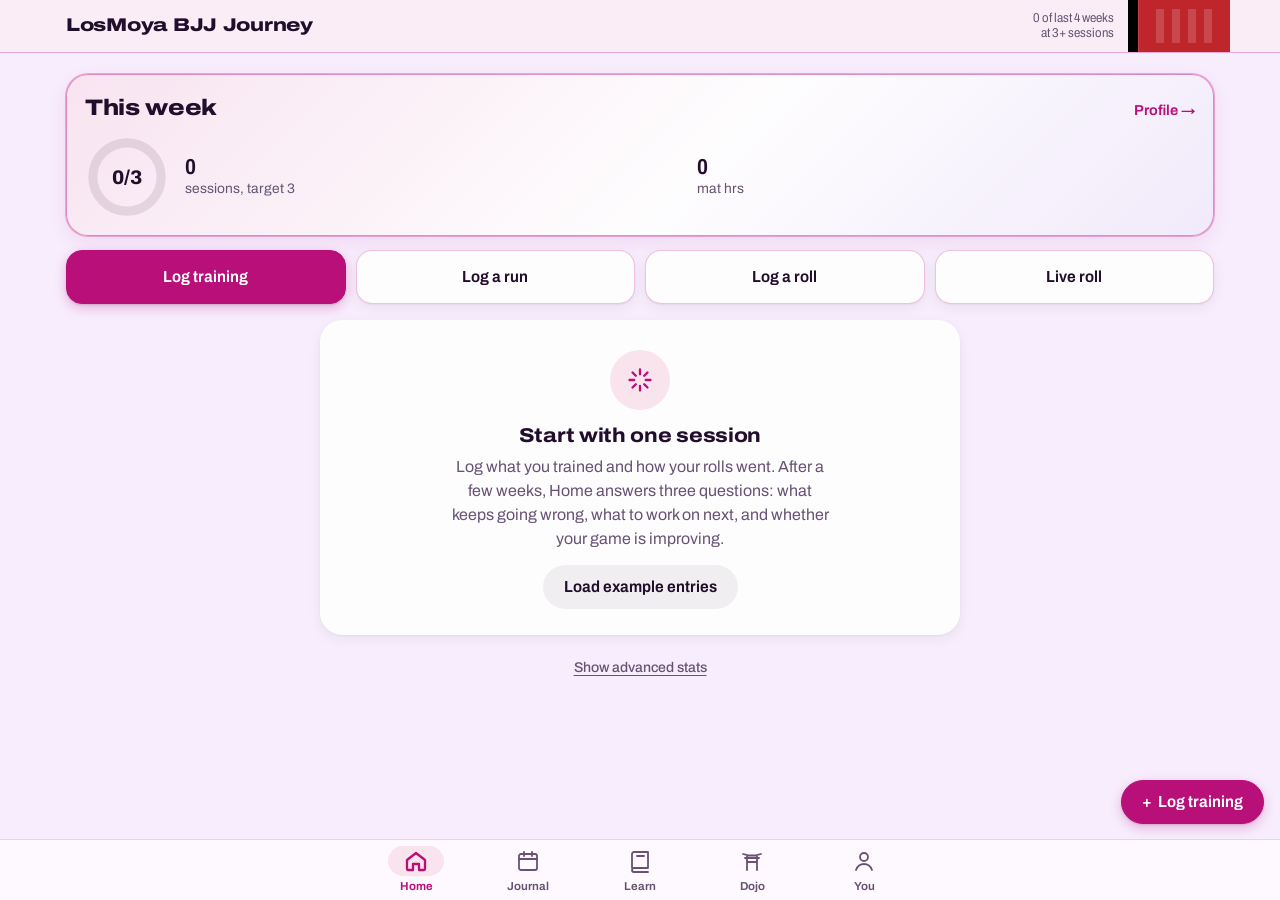
<file: index.html>
<!doctype html>
<html lang="en">
<head>
<meta charset="utf-8">
<meta name="viewport" content="width=device-width, initial-scale=1, viewport-fit=cover">
<title>LosMoya BJJ Journey</title>
<meta name="description" content="A private jiu-jitsu training journal that works offline.">
<meta name="theme-color" content="#2D1335">
<script>try{const l=JSON.parse(localStorage.getItem('bjj-look'))||{},r=document.documentElement;if(l.theme)r.dataset.theme=l.theme;if(/^(purple|green|blue|black|white)$/.test(l.palette))r.dataset.palette=l.palette;if(l.finish==='matte')r.dataset.finish='matte'}catch{}</script>
<meta name="apple-mobile-web-app-capable" content="yes">
<meta name="mobile-web-app-capable" content="yes">
<meta name="apple-mobile-web-app-status-bar-style" content="black-translucent">
<meta name="apple-mobile-web-app-title" content="BJJ Journey">
<link rel="manifest" href="manifest.webmanifest">
<link rel="icon" href="icons/icon-192.png" type="image/png">
<link rel="apple-touch-icon" href="icons/apple-touch-icon.png">
<link rel="preconnect" href="https://fonts.googleapis.com">
<link rel="preconnect" href="https://fonts.gstatic.com" crossorigin>
<link rel="stylesheet" href="https://fonts.googleapis.com/css2?family=Archivo:wdth,wght@62..125,100..900&display=swap">
<link rel="stylesheet" href="css/app.css">
<script type="module" src="js/app.js"></script>
</head>
<body>
<div class="top">
  <header class="belt">
    <div class="belt-inner">
      <p class="brand">LosMoya BJJ Journey</p>
      <div class="rank">
        <span class="rank-label" id="rank-label"></span>
        <button class="rankbar" id="rankbar" data-act="goto" data-view="athlete" data-anchor="load"></button>
      </div>
    </div>
  </header>
  <nav class="subnav" id="subnav" aria-label="In this section" hidden></nav>
</div>
<main id="app" tabindex="-1"><p class="muted">Loading your journal…</p></main>
<button class="btn fab" data-act="new-session" aria-label="Log training"><span aria-hidden="true">+</span><span class="fab-label"> Log training</span></button>
<nav class="bottombar" id="bottombar" aria-label="Sections"></nav>
<dialog id="sheet"></dialog>
<div id="toast" role="status" aria-live="polite"></div>
</body>
</html>
</file>
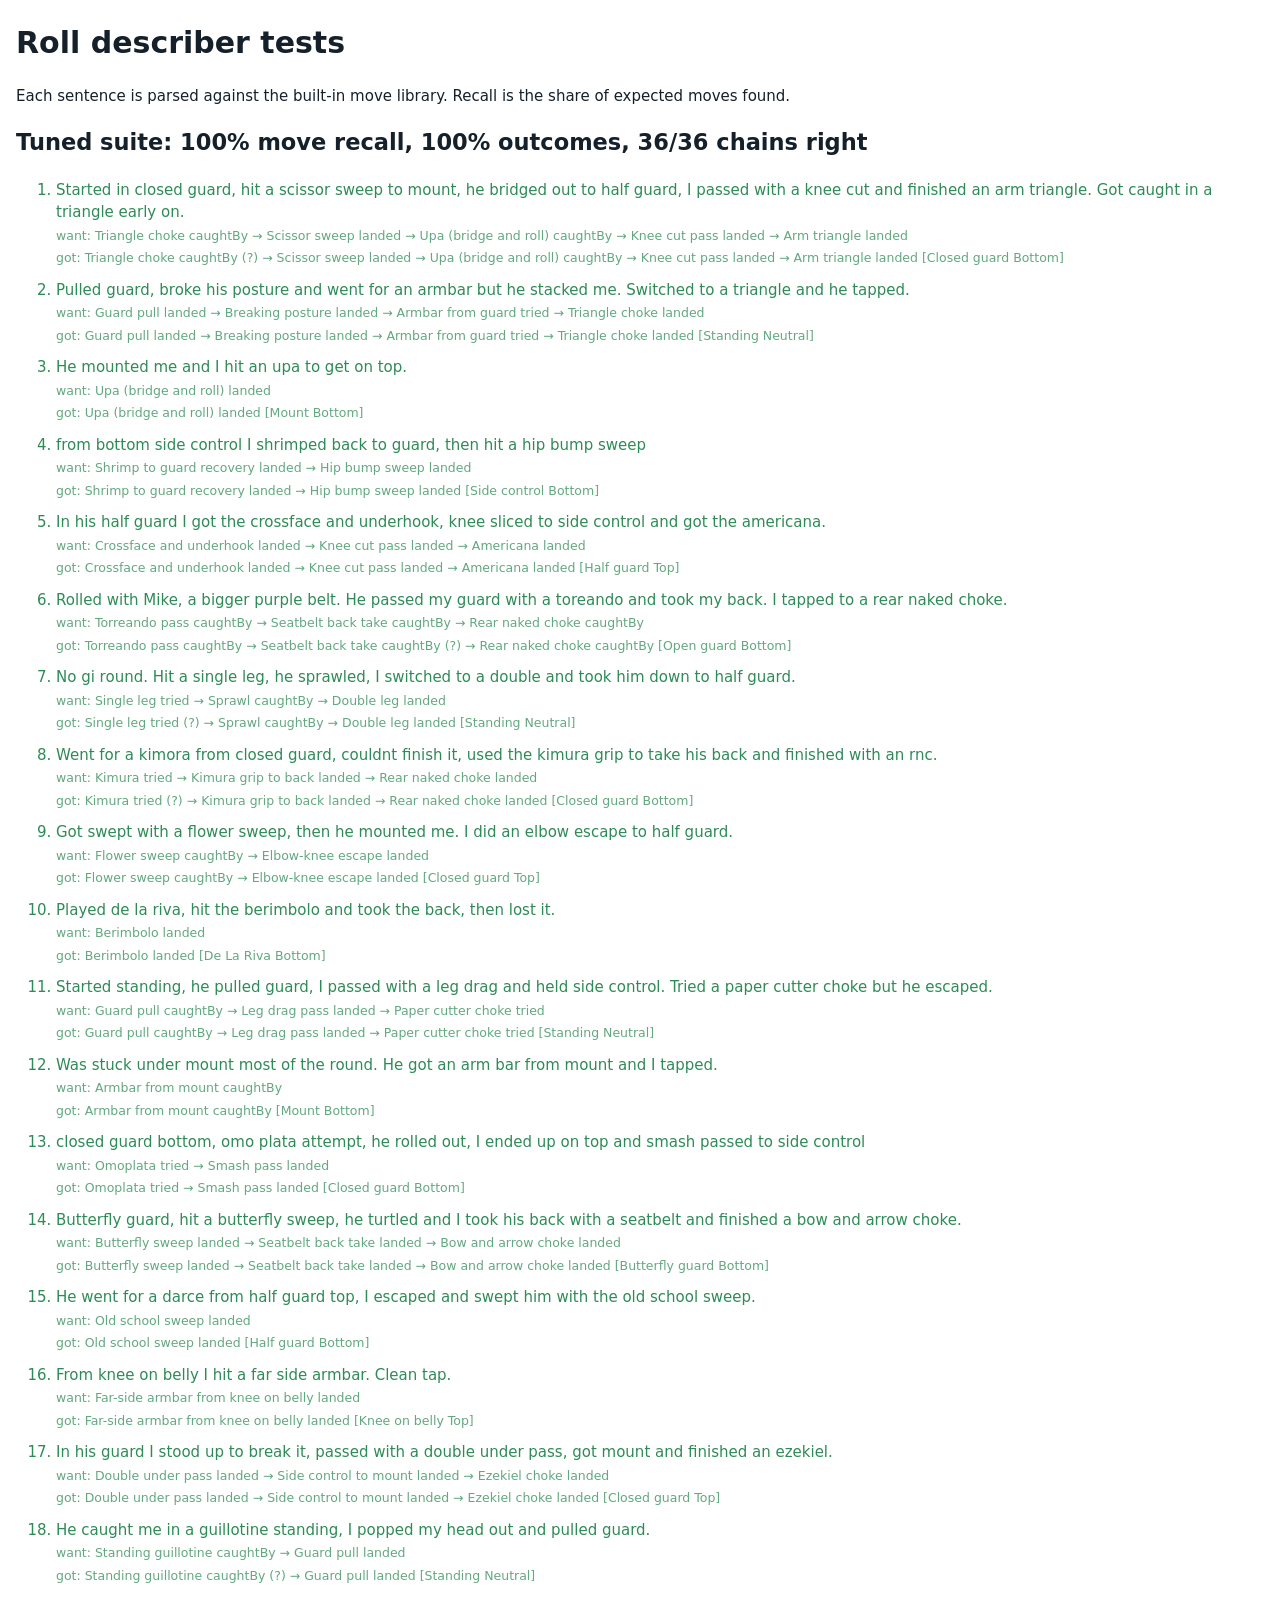
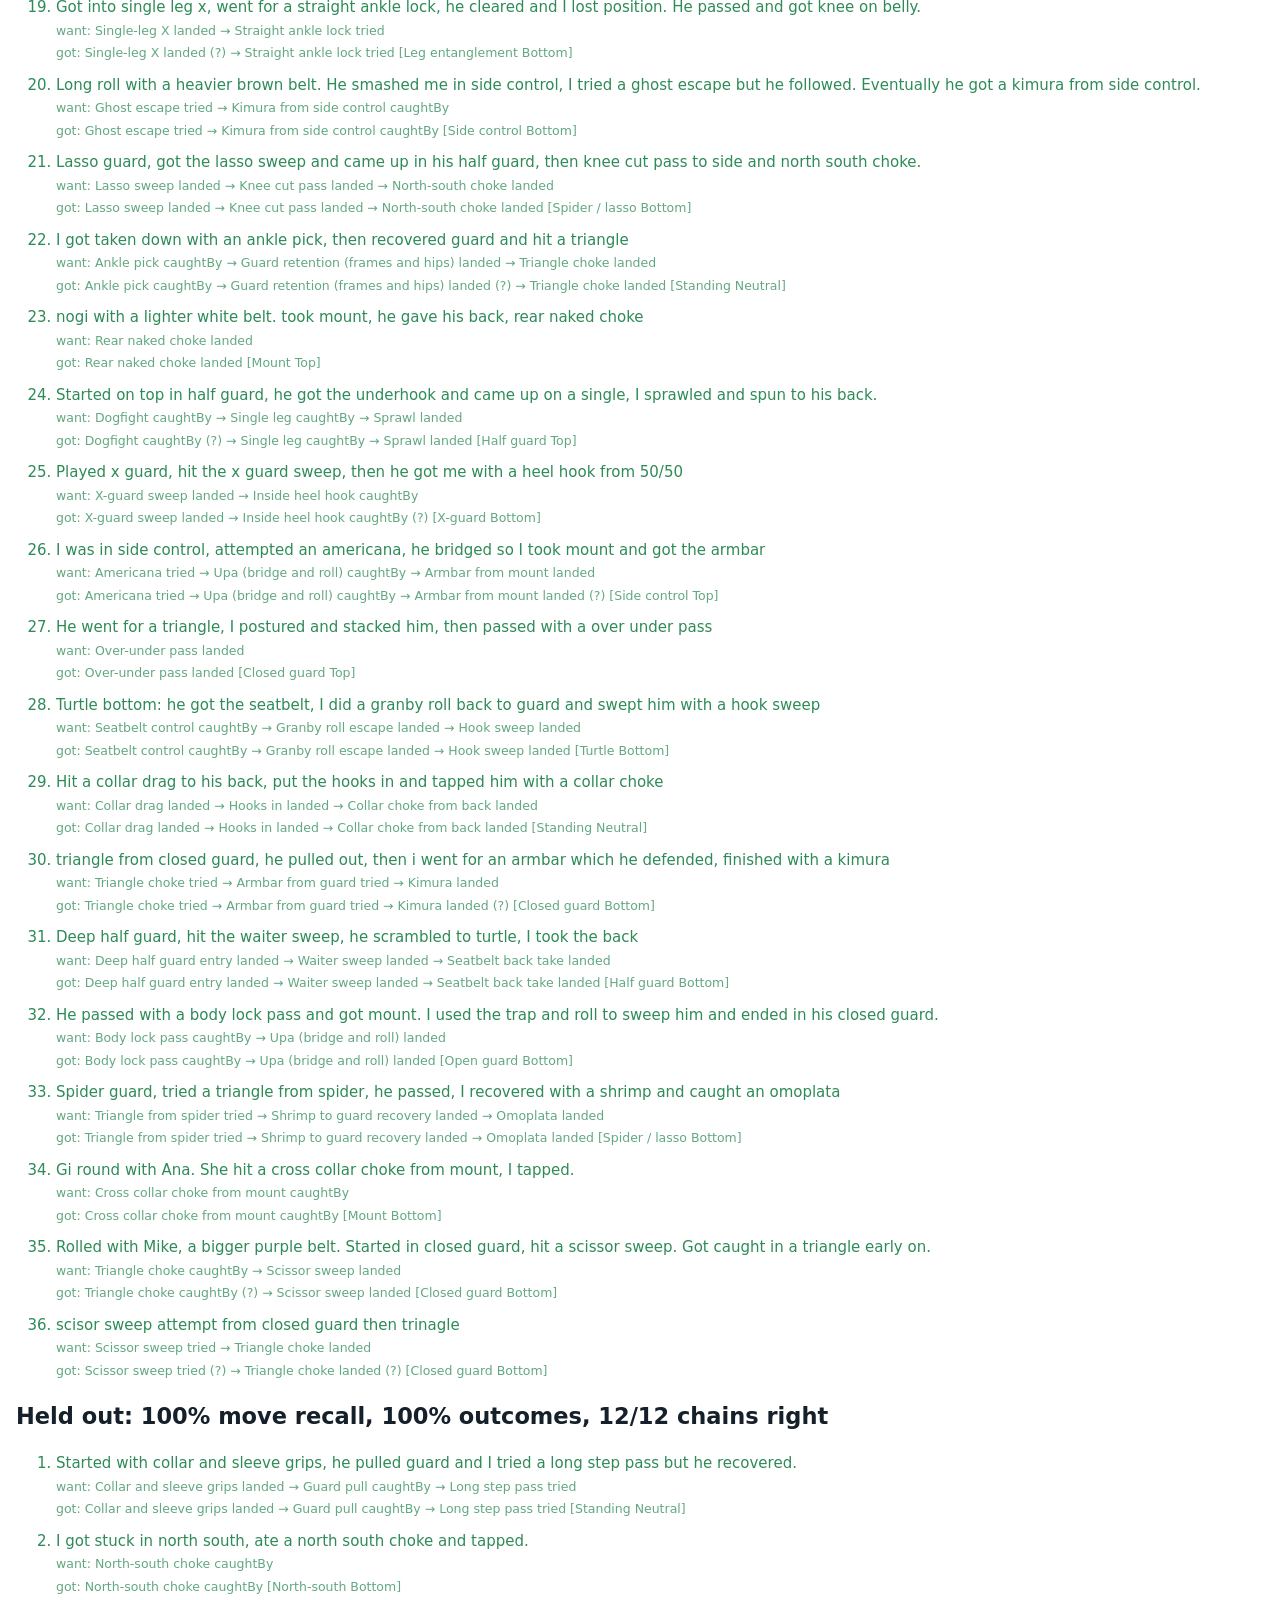
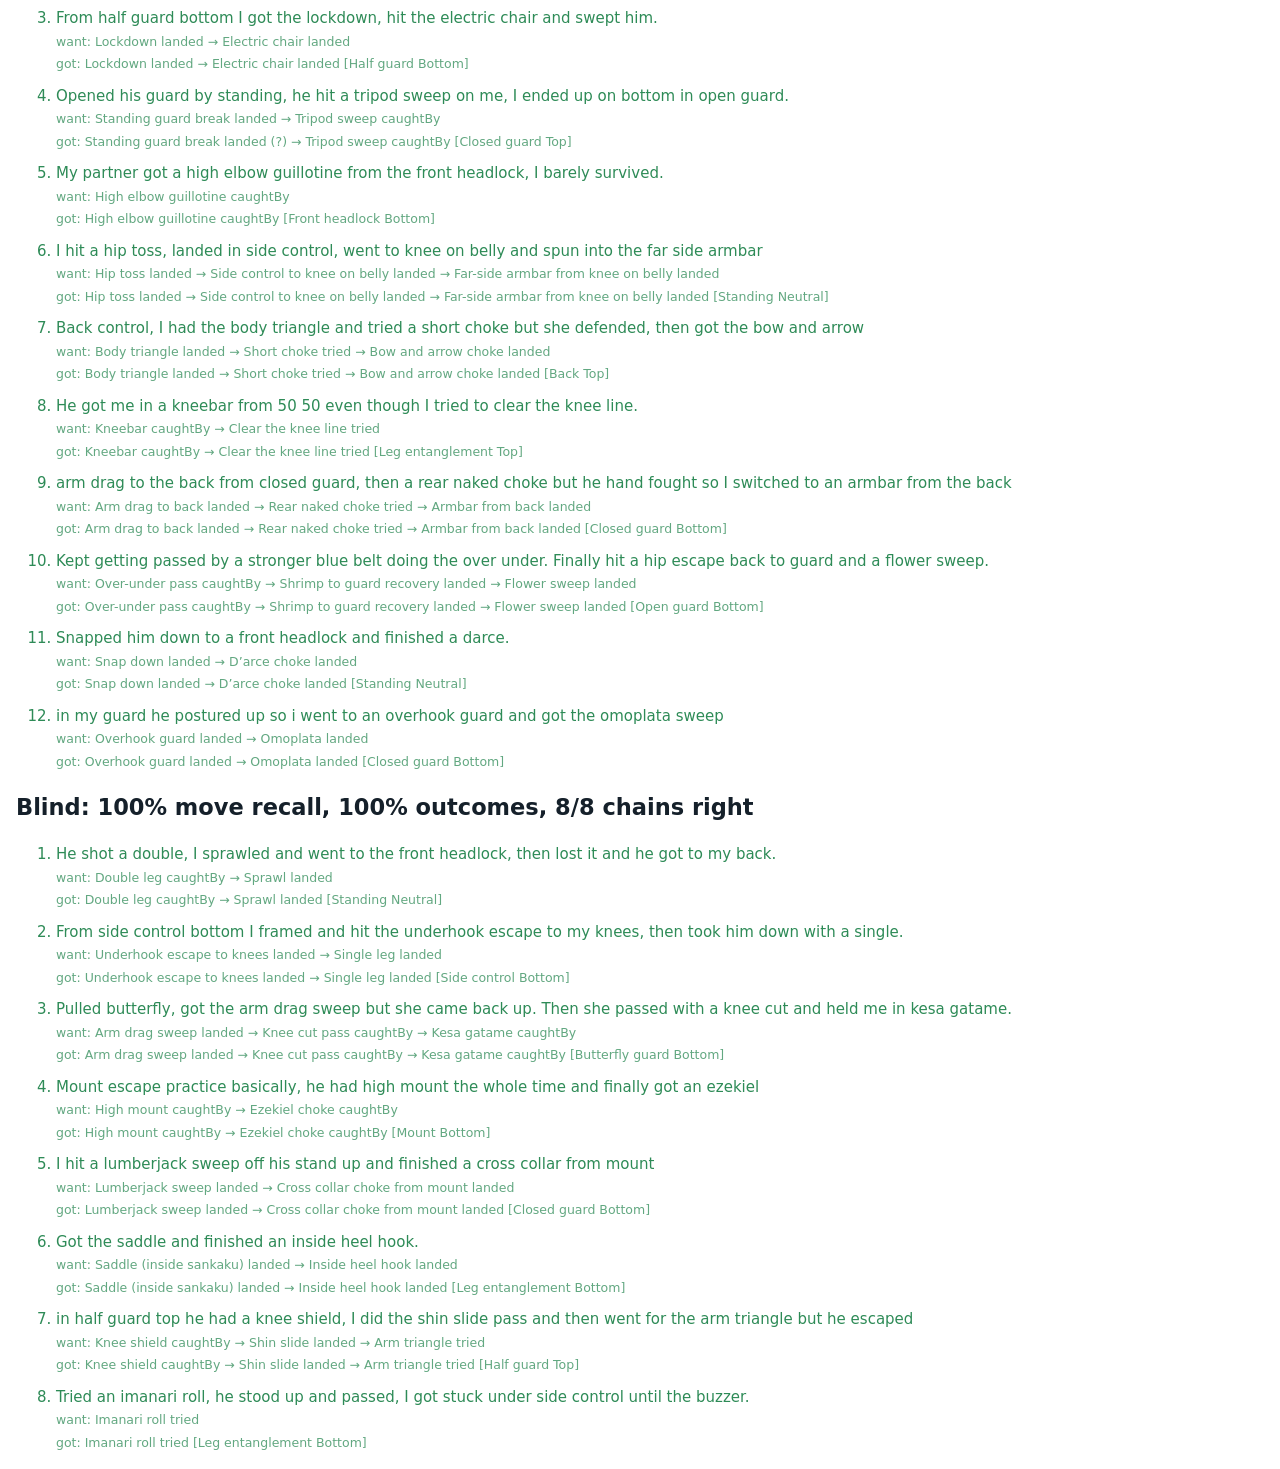
<file: tests/parse.html>
<!doctype html>
<html lang="en">
<head>
<meta charset="utf-8"><meta name="viewport" content="width=device-width,initial-scale=1">
<title>Roll describer tests</title>
<style>
  body{font:15px/1.5 system-ui,sans-serif;margin:16px;background:#fff;color:#15202A}
  @media (prefers-color-scheme:dark){body{background:#0E161D;color:#E6ECF0}}
  .ok{color:#2E8B57}.fail{color:#C0392B}li{margin:0 0 10px}small{opacity:.75}
</style>
</head>
<body>
<h1>Roll describer tests</h1>
<p>Each sentence is parsed against the built-in move library. Recall is the share of expected moves found.</p>
<div id="out">Running…</div>
<script type="module">
  import { BLIND, CASES, HELD_OUT, runCases } from './score.js'
  const esc = s => String(s).replace(/[&<>"]/g, c => ({ '&': '&amp;', '<': '&lt;', '>': '&gt;', '"': '&quot;' }[c]))
  document.getElementById('out').innerHTML = [['Tuned suite', CASES], ['Held out', HELD_OUT], ['Blind', BLIND]].map(([title, cases]) => {
    const { rows, summary: s } = runCases(cases)
    return `<h2>${title}: ${s.recall}% move recall, ${s.outcomes}% outcomes, ${s.passed}/${s.cases} chains right</h2><ol>${rows.map(r =>
      `<li class="${r.ok ? 'ok' : 'fail'}">${esc(r.text)}<br><small>want: ${esc(r.want.join(' → '))}<br>got: ${esc(r.got.join(' → '))} [${esc(r.start)}]</small></li>`).join('')}</ol>`
  }).join('')
</script>
</body>
</html>
</file>
<file: css/app.css>
:root{
  --paper:#ECEFF1; --surface:#FFFFFF; --surface-2:#F5F7F8; --ink:#15202A; --muted:#56636F; --line:#D2D9DF; --line-strong:#AEB8C1;
  --mat:#1E5A76; --mat-ink:#FFFFFF; --mat-soft:#DAE7ED;
  --belt:#000000; --belt-ink:#F1F1EE; --bar:#BF262C; --tape:#F4F3EE;
  --worked:#1B6E4C; --partial:#A86F07; --broke:#BF262C;
  --worked-soft:#DCEFE5; --partial-soft:#F5E9CF; --broke-soft:#F6DCDD;
  --heat0:#DFE5E9; --heat1:#B5CFDC; --heat2:#7AAAC1; --heat3:#3C7E9C; --heat4:#1E5A76;
  --g-off:#1E5A76; --g-ctl:#B07A12; --g-def:#7B4FA6;
  --font:'Archivo','Helvetica Neue',Arial,system-ui,sans-serif;
  --mono:ui-monospace,'SF Mono',Menlo,Consolas,monospace;
  --r-sm:10px; --r:16px; --r-lg:22px;
  --edge:rgba(21,32,42,.07);
  --shadow-1:0 1px 2px rgba(21,32,42,.05),0 4px 14px rgba(21,32,42,.06);
  --shadow-2:0 2px 6px rgba(21,32,42,.08),0 14px 36px rgba(21,32,42,.16);
  --glass:color-mix(in srgb,var(--surface) 78%,transparent);
  --spring:cubic-bezier(.32,.72,0,1);
  color-scheme:light;
}
@media (prefers-color-scheme: dark){
  :root:not([data-theme="light"]){
    --paper:#0E161D; --surface:#15212B; --surface-2:#1B2833; --ink:#E6ECF0; --muted:#9AA8B4; --line:#283745; --line-strong:#3C4D5D;
    --mat:#71AFCF; --mat-ink:#08131A; --mat-soft:#1C3443;
    --belt:#000000; --belt-ink:#F1F1EE; --bar:#C9333A; --tape:#F4F3EE;
    --worked:#4DB585; --partial:#DFA53A; --broke:#EA5A60;
    --worked-soft:#173A2B; --partial-soft:#3A2F17; --broke-soft:#3E1D20;
    --heat0:#1D2A35; --heat1:#1F4458; --heat2:#2C6582; --heat3:#4A8DAE; --heat4:#86C2DE;
    --g-off:#71AFCF; --g-ctl:#DFA53A; --g-def:#B793DD;
    --edge:rgba(255,255,255,.06); --shadow-1:0 1px 2px rgba(0,0,0,.3),0 6px 18px rgba(0,0,0,.22); --shadow-2:0 4px 10px rgba(0,0,0,.35),0 18px 44px rgba(0,0,0,.45);
    color-scheme:dark;
  }
}
:root[data-theme="dark"]{
  --paper:#0E161D; --surface:#15212B; --surface-2:#1B2833; --ink:#E6ECF0; --muted:#9AA8B4; --line:#283745; --line-strong:#3C4D5D;
  --mat:#71AFCF; --mat-ink:#08131A; --mat-soft:#1C3443;
  --belt:#000000; --belt-ink:#F1F1EE; --bar:#C9333A; --tape:#F4F3EE;
  --worked:#4DB585; --partial:#DFA53A; --broke:#EA5A60;
  --worked-soft:#173A2B; --partial-soft:#3A2F17; --broke-soft:#3E1D20;
  --heat0:#1D2A35; --heat1:#1F4458; --heat2:#2C6582; --heat3:#4A8DAE; --heat4:#86C2DE;
  --g-off:#71AFCF; --g-ctl:#DFA53A; --g-def:#B793DD;
  --edge:rgba(255,255,255,.06); --shadow-1:0 1px 2px rgba(0,0,0,.3),0 6px 18px rgba(0,0,0,.22); --shadow-2:0 4px 10px rgba(0,0,0,.35),0 18px 44px rgba(0,0,0,.45);
  color-scheme:dark;
}
/* border-box is set on every element, not inherited: <details> content sits in a slot that doesn't pass it on. */
*,*::before,*::after{box-sizing:border-box}
/* touch-action stops double-tap zoom but keeps pinch zoom. overflow-x is only a safety net. */
html{scroll-padding-top:calc(env(safe-area-inset-top,0px) + 120px);-webkit-text-size-adjust:100%;text-size-adjust:100%;touch-action:manipulation;-webkit-tap-highlight-color:transparent;overflow-x:clip}
body{margin:0;background:var(--paper);color:var(--ink);font-family:var(--font);font-size:16px;line-height:1.5;-webkit-font-smoothing:antialiased;touch-action:manipulation}
img,svg{max-width:100%}
button,input,select,textarea{font:inherit;color:inherit}
a,button,label,summary,input,select,textarea,[data-act]{touch-action:manipulation}
:focus-visible{outline:2px solid var(--mat);outline-offset:2px}
.sr{position:absolute;width:1px;height:1px;overflow:hidden;clip:rect(0 0 0 0);white-space:nowrap}

/* Header: the belt */
.top{position:sticky;top:0;z-index:20}
/* The header follows the theme; your belt shows on the rank bar at its right end. */
.belt{background:var(--chrome,var(--surface));color:var(--ink);padding-top:env(safe-area-inset-top,0px)}
.belt-inner{max-width:1180px;margin:0 auto;display:flex;align-items:stretch;min-height:58px;padding-left:max(16px,env(safe-area-inset-left,0px));padding-right:env(safe-area-inset-right,0px)}
.brand{display:flex;align-items:center;font-stretch:125%;font-weight:820;font-size:1.3rem;letter-spacing:-.015em;margin:0}
.rank{margin-left:auto;display:flex;align-items:center;gap:14px}
.rank-label{font-size:.8rem;color:var(--muted);font-stretch:87.5%;text-align:right;line-height:1.2}
.rankbar{background:var(--bar);box-shadow:inset 10px 0 0 var(--belt),inset 11px 0 0 rgba(255,255,255,.12);align-self:stretch;display:flex;align-items:center;gap:8px;padding:0 18px 0 28px;border:0;cursor:pointer}
.stripe{width:8px;height:34px;background:rgba(255,255,255,.16);border-radius:1px;transition:background .25s ease}
.stripe.on{background:var(--tape)}
@media (prefers-reduced-motion:no-preference){
  .stripe.on{animation:tape .45s ease both}
  .stripe.on:nth-child(2){animation-delay:.12s}.stripe.on:nth-child(3){animation-delay:.24s}.stripe.on:nth-child(4){animation-delay:.36s}
  @keyframes tape{from{transform:scaleY(0)}to{transform:scaleY(1)}}
}
.tabs{background:var(--surface);border-bottom:1px solid var(--line)}
.tabs-inner{max-width:1180px;margin:0 auto;display:flex;gap:2px;overflow-x:auto;scrollbar-width:none;padding:0 8px}
.tabs-inner::-webkit-scrollbar{display:none}
.tab{background:none;border:0;padding:13px 12px 11px;font-stretch:87.5%;font-weight:600;font-size:.97rem;color:var(--muted);border-bottom:3px solid transparent;white-space:nowrap;cursor:pointer}
.tab:hover{color:var(--ink)}
.tab[aria-current="page"]{color:var(--ink);border-bottom-color:var(--mat)}

main{max-width:1180px;margin:0 auto;padding-block:24px 120px;padding-left:max(16px,env(safe-area-inset-left,0px));padding-right:max(16px,env(safe-area-inset-right,0px))}
.banner{background:var(--partial-soft);border:1px solid var(--partial);border-radius:8px;padding:10px 14px;margin-bottom:18px;font-size:.92rem}

/* Type */
h1,h2,h3,h4{margin:0;line-height:1.15}
h1{font-stretch:125%;font-weight:820;font-size:clamp(1.7rem,3.4vw,2.35rem);letter-spacing:-.02em}
h2{font-stretch:112.5%;font-weight:760;font-size:1.3rem;letter-spacing:-.01em}
h3{font-stretch:100%;font-weight:700;font-size:1.02rem}
p{margin:0}
.lede{color:var(--muted);margin-top:6px;max-width:62ch}
.small{font-size:.88rem}
.muted{color:var(--muted)}
.num{font-stretch:75%;font-weight:700;font-variant-numeric:tabular-nums}

/* Page heads & buttons */
.page-head{display:flex;flex-wrap:wrap;align-items:flex-end;justify-content:space-between;gap:14px 20px;margin-bottom:22px}
.head-actions{display:flex;flex-wrap:wrap;gap:8px}
.btn{display:inline-flex;align-items:center;justify-content:center;gap:6px;border:1px solid var(--mat);background:var(--mat);color:var(--mat-ink);border-radius:999px;padding:9px 18px;font-weight:650;font-stretch:93%;cursor:pointer;line-height:1.2;text-decoration:none}
.btn:hover{filter:brightness(1.08)}
.btn.ghost{background:transparent;color:var(--ink);border-color:var(--line-strong)}
.btn.ghost:hover{border-color:var(--ink);filter:none}
.btn.sm{padding:6px 12px;font-size:.88rem}
.btn.danger{background:transparent;color:var(--broke);border-color:var(--broke)}
.btn.danger[data-armed]{background:var(--broke);color:#fff}
.btn:disabled{opacity:.55;cursor:default}
.link{background:none;border:0;padding:0;color:var(--mat);font-weight:650;cursor:pointer;text-decoration:underline;text-underline-offset:3px;text-decoration-thickness:1px}
.icon-btn{background:none;border:0;font-size:1.4rem;line-height:1;cursor:pointer;color:var(--muted);padding:4px 8px;border-radius:6px}
.icon-btn:hover{color:var(--ink);background:var(--surface-2)}

/* Overview */
.overview-bar{display:flex;flex-wrap:wrap;justify-content:space-between;align-items:center;gap:12px;margin-bottom:18px}
.questions{display:grid;gap:16px;grid-template-columns:1fr}
@media (min-width:980px){.questions{grid-template-columns:repeat(3,1fr)}}
.q{background:var(--surface);border:1px solid var(--line);border-radius:14px;padding:22px 20px 20px;display:flex;flex-direction:column;gap:14px;min-width:0}
.q h2{font-stretch:118%;font-size:clamp(1.35rem,2.3vw,1.6rem);font-weight:800;letter-spacing:-.02em;padding-bottom:12px;border-bottom:4px solid var(--line)}
.q-wrong h2{border-bottom-color:var(--broke)}
.q-next h2{border-bottom-color:var(--mat)}
.q-improve h2{border-bottom-color:var(--worked)}
.q .empty{color:var(--muted)}
.spots{list-style:none;margin:0;padding:0;display:flex;flex-direction:column;gap:14px}
.spot-head{display:flex;justify-content:space-between;gap:10px;align-items:baseline}
.spot-name{font-weight:700}
.count{color:var(--muted);font-size:.88rem;white-space:nowrap}
.meter{height:8px;background:var(--surface-2);border-radius:999px;overflow:hidden;margin:6px 0}
.meter span{display:block;height:100%;background:var(--broke);border-radius:999px}
.meter.good span{background:var(--worked)}
.meter.mat span{background:var(--mat)}
.quote{color:var(--muted);font-size:.9rem;margin-top:4px}
.callout{background:var(--surface-2);border-radius:8px;padding:12px 14px;display:flex;flex-direction:column;gap:4px}
.sub{font-size:.85rem;font-weight:700;color:var(--muted);margin-top:4px}
.list{list-style:none;margin:0;padding:0}
.list>li{padding:10px 0;border-top:1px solid var(--line)}
.list>li:first-child{border-top:0;padding-top:2px}
.row-actions{display:flex;flex-wrap:wrap;gap:6px;margin-top:8px}
.verdict{font-stretch:112%;font-weight:800;font-size:1.4rem;letter-spacing:-.01em}
.verdict.up{color:var(--worked)}.verdict.down{color:var(--broke)}.verdict.flat{color:var(--ink)}.verdict.na{color:var(--muted);font-size:1.15rem}
.compare{display:grid;grid-template-columns:1fr auto;gap:6px 12px;align-items:baseline}
.compare dt{color:var(--muted);font-size:.92rem}
.compare dd{margin:0;text-align:right;font-variant-numeric:tabular-nums;font-weight:650}
.delta-up{color:var(--worked)}.delta-down{color:var(--broke)}
.review{margin-top:16px;background:var(--surface);border:1px solid var(--line);border-radius:14px;padding:20px}
.review-head{display:flex;flex-wrap:wrap;justify-content:space-between;gap:12px;align-items:center}
.review-out{margin-top:14px;max-width:72ch}
.review-out h3{margin:16px 0 6px;font-stretch:112%}
.review-out ul{margin:0;padding-left:20px}
.review-out li{margin:4px 0}
.review-out p{margin:6px 0}

/* Cards and lists */
.stack{display:flex;flex-direction:column;gap:12px}
.entry{background:var(--surface);border:1px solid var(--line);border-radius:10px;padding:16px;display:grid;grid-template-columns:58px 1fr;gap:14px}
.date-block{display:flex;flex-direction:column;align-items:center;border-right:1px solid var(--line);padding-right:12px;line-height:1}
.date-block .d{font-stretch:75%;font-weight:800;font-size:2rem}
.date-block .m{font-size:.8rem;color:var(--muted);margin-top:4px}
.entry-top{display:flex;justify-content:space-between;gap:10px;flex-wrap:wrap;align-items:baseline}
.entry-meta{color:var(--muted);font-size:.92rem}
.refl{display:grid;grid-template-columns:max-content 1fr;gap:4px 12px;margin:10px 0 0;font-size:.95rem}
.refl dt{color:var(--muted);font-weight:600}
.refl dd{margin:0;max-width:70ch}
.tags{display:flex;flex-wrap:wrap;gap:6px;margin-top:8px}
.tag{font-size:.8rem;padding:2px 9px;border-radius:999px;background:var(--surface-2);border:1px solid var(--line);color:var(--ink)}
.tag.pos{background:var(--mat-soft);border-color:transparent}
.result{display:inline-flex;align-items:center;gap:6px;font-size:.85rem;font-weight:650;padding:2px 10px 2px 8px;border-radius:999px}
.result::before{content:"";width:8px;height:8px;border-radius:2px;background:currentColor}
.result.worked{color:var(--worked);background:var(--worked-soft)}
.result.partial{color:var(--partial);background:var(--partial-soft)}
.result.broke{color:var(--broke);background:var(--broke-soft)}
.roll{background:var(--surface);border:1px solid var(--line);border-left:4px solid var(--line-strong);border-radius:10px;padding:14px 16px}
.roll.worked{border-left-color:var(--worked)}.roll.partial{border-left-color:var(--partial)}.roll.broke{border-left-color:var(--broke)}
.path{font-size:.9rem;color:var(--muted);margin-top:4px}
.trynext{margin-top:10px;padding:10px 12px;background:var(--surface-2);border-radius:8px;font-size:.93rem}
.status{font-size:.8rem;font-weight:650}
.status.open{color:var(--mat)}.status.worked{color:var(--worked)}.status.failed{color:var(--broke)}
.filters{display:flex;flex-wrap:wrap;gap:10px;margin-bottom:16px;align-items:end}
.filters .field{min-width:160px;margin:0}
.search{min-width:min(320px,100%)}
.empty-state{background:var(--surface);border:1px dashed var(--line-strong);border-radius:14px;padding:28px 22px;text-align:left;max-width:640px}
.empty-state h2{margin-bottom:8px}
.empty-state p{color:var(--muted);margin-bottom:14px}

/* Sequences */
.seq-layout{display:grid;gap:18px;grid-template-columns:1fr}
@media (min-width:880px){.seq-layout{grid-template-columns:260px 1fr}}
.seq-list{display:flex;flex-direction:column;gap:6px}
.seq-pick{text-align:left;background:var(--surface);border:1px solid var(--line);border-radius:8px;padding:10px 12px;cursor:pointer}
.seq-pick[aria-current="true"]{border-color:var(--mat);box-shadow:inset 3px 0 0 var(--mat)}
.seq-pick strong{display:block}
.seq-pick span{font-size:.85rem;color:var(--muted)}
.seq-main{background:var(--surface);border:1px solid var(--line);border-radius:14px;padding:20px;min-width:0}
.seq-head{display:flex;flex-wrap:wrap;justify-content:space-between;gap:10px;margin-bottom:12px}
.legend{display:flex;flex-wrap:wrap;gap:14px;font-size:.85rem;color:var(--muted);margin-bottom:12px}
.tree-wrap{overflow-x:auto}
.tree{list-style:none;margin:0;padding:0}
.tree .tree{margin-left:14px;padding-left:20px;border-left:2px solid var(--line)}
.tree li{position:relative}
.tree .tree>li::before{content:"";position:absolute;left:-20px;top:26px;width:18px;border-top:2px solid var(--line)}
.node{display:flex;flex-wrap:wrap;align-items:center;gap:6px 10px;border:1px solid var(--line);border-radius:8px;padding:9px 10px 9px 12px;margin:7px 0;background:var(--surface);min-width:260px}
.node.them{background:var(--surface-2)}
.node.open{border-style:dashed;border-color:var(--partial)}
.who{font-size:.75rem;font-weight:750;padding:1px 7px;border-radius:4px;font-stretch:87.5%}
.who.me{background:var(--mat);color:var(--mat-ink)}
.who.them{background:var(--line);color:var(--ink)}
.node-label{font-weight:600;flex:1 1 180px}
.node-tech{font-size:.82rem;color:var(--muted)}
.node-stat{font-size:.8rem;font-weight:650;padding:1px 8px;border-radius:999px}
.node-stat.bad{background:var(--broke-soft);color:var(--broke)}
.node-stat.mid{background:var(--partial-soft);color:var(--partial)}
.node-stat.good{background:var(--worked-soft);color:var(--worked)}
.node-flag{font-size:.8rem;color:var(--partial);font-weight:650}
.node-actions{display:flex;gap:4px;flex-wrap:wrap}
.mini{background:none;border:1px solid var(--line);border-radius:6px;font-size:.78rem;padding:3px 8px;cursor:pointer;color:var(--muted)}
.mini:hover{color:var(--ink);border-color:var(--line-strong)}

/* Techniques */
.pos-group{margin-bottom:22px}
.pos-group h2{font-size:1.1rem;margin-bottom:10px;font-stretch:112%}
.tech-grid{display:grid;gap:10px;grid-template-columns:repeat(auto-fill,minmax(260px,1fr))}
.tech{background:var(--surface);border:1px solid var(--line);border-radius:10px;padding:14px;display:flex;flex-direction:column;gap:6px}
.tech-top{display:flex;justify-content:space-between;gap:8px;align-items:baseline}
.tech-type{font-size:.8rem;color:var(--muted)}
.tech-stats{display:flex;gap:14px;font-size:.85rem;color:var(--muted)}
.tech-stats b{color:var(--ink);font-variant-numeric:tabular-nums}
.pos-filter{display:flex;gap:6px;flex-wrap:wrap;margin-bottom:18px}
.pill{border:1px solid var(--line);background:var(--surface);border-radius:999px;padding:5px 12px;font-size:.88rem;cursor:pointer}
.pill[aria-pressed="true"]{background:var(--ink);color:var(--paper);border-color:var(--ink)}

/* Challenges (formerly goals) */
.month-nav{display:flex;align-items:center;gap:10px}
.month-nav h2{min-width:11ch;text-align:center}
.goal{background:var(--surface);border:1px solid var(--line);border-radius:10px;padding:16px}
.goal-top{display:flex;justify-content:space-between;gap:10px;align-items:baseline;flex-wrap:wrap}
.goal .meter{height:12px;margin:12px 0 8px}
.goal-foot{display:flex;flex-wrap:wrap;justify-content:space-between;gap:8px;align-items:center;font-size:.9rem}
.pace{font-weight:650}
.pace.behind{color:var(--partial)}.pace.on{color:var(--worked)}.pace.done{color:var(--worked)}.pace.missed{color:var(--broke)}

/* Stats */
.stat-grid{display:grid;gap:16px;grid-template-columns:1fr}
@media (min-width:900px){.stat-grid{grid-template-columns:1fr 1fr}}
.panel{background:var(--surface);border:1px solid var(--line);border-radius:14px;padding:20px;min-width:0}
.panel h2{font-size:1.15rem;margin-bottom:14px}
.panel.wide{grid-column:1/-1}
.figures{display:flex;flex-wrap:wrap;gap:12px 34px;margin-bottom:6px}
.figure .big{font-stretch:75%;font-weight:800;font-size:2.4rem;line-height:1;font-variant-numeric:tabular-nums}
.figure .lbl{font-size:.85rem;color:var(--muted)}
.heat-scroll{overflow-x:auto;padding-bottom:4px}
.heat{display:inline-grid;grid-template-columns:28px auto;gap:4px 6px;font-size:.72rem;color:var(--muted)}
.heat-months{display:grid;grid-auto-flow:column;grid-auto-columns:14px;gap:3px;height:14px}
.heat-months span{white-space:nowrap;overflow:visible}
.heat-days{display:grid;grid-template-rows:repeat(7,14px);gap:3px;line-height:14px}
.heat-grid{display:grid;grid-template-rows:repeat(7,14px);grid-auto-flow:column;grid-auto-columns:14px;gap:3px}
.cell{border-radius:3px;background:var(--heat0)}
.cell.l1{background:var(--heat1)}.cell.l2{background:var(--heat2)}.cell.l3{background:var(--heat3)}.cell.l4{background:var(--heat4)}
.cell.future{background:transparent}
.heat-key{display:flex;align-items:center;gap:4px;margin-top:10px;font-size:.78rem;color:var(--muted)}
.heat-key .cell{width:12px;height:12px;display:inline-block}
.table-scroll{overflow-x:auto}
table{border-collapse:collapse;width:100%;font-variant-numeric:tabular-nums}
th,td{text-align:right;padding:8px 10px;border-bottom:1px solid var(--line);white-space:nowrap}
th:first-child,td:first-child{text-align:left}
th{font-weight:650;color:var(--muted);font-size:.85rem}
.bars{display:flex;flex-direction:column;gap:10px}
.bar-row{display:grid;grid-template-columns:minmax(110px,150px) 1fr 34px;gap:10px;align-items:center;font-size:.92rem}
.bar-row .meter{margin:0}
.bar-row .n{text-align:right;color:var(--muted);font-variant-numeric:tabular-nums}
.chart{display:block;width:100%;height:auto}
.chart .grid{stroke:var(--line);stroke-width:1}
.chart .axis{fill:var(--muted);font-size:10px;font-family:var(--font)}
.chart .line{fill:none;stroke:var(--worked);stroke-width:2.5;stroke-linejoin:round;stroke-linecap:round}
.chart .dot{fill:var(--surface);stroke:var(--worked);stroke-width:2}
.chart .g0,.key .g0{fill:var(--g-off);background:var(--g-off)}
.chart .g1,.key .g1{fill:var(--g-ctl);background:var(--g-ctl)}
.chart .g2,.key .g2{fill:var(--g-def);background:var(--g-def)}
.chart .landed{fill:var(--worked)}
.chart .caught{fill:var(--broke)}
.chart.fly .type{fill:var(--ink)}
.key{display:flex;flex-wrap:wrap;gap:6px 14px;font-size:.82rem;color:var(--muted);margin:8px 0 0}
.key i{display:inline-block;width:10px;height:10px;border-radius:2px;margin-right:5px;vertical-align:-1px}
.moves-pick{display:flex;flex-direction:column;gap:6px}
.move-row{display:flex;flex-wrap:wrap;align-items:center;gap:6px 8px;padding:6px 0;border-bottom:1px solid var(--line)}
.move-row>b{font-weight:500;flex:1 1 140px;font-size:.92rem}
.move-row .chip span{padding:3px 10px;font-size:.8rem}
.chip.o-landed input:checked+span{background:var(--worked);border-color:var(--worked);color:var(--surface)}
.chip.o-caughtBy input:checked+span{background:var(--broke);border-color:var(--broke);color:var(--surface)}
.moves-used{font-size:.9rem;margin-top:6px}
.moves-used span+span::before{content:" · ";color:var(--muted)}
.data-actions{display:flex;flex-wrap:wrap;gap:8px;margin-top:12px}
.setting{display:flex;align-items:center;gap:10px;flex-wrap:wrap}
.setting input{width:80px}

/* Forms / dialog */
dialog{border:0;padding:0;border-radius:14px;width:min(600px,calc(100% - 20px));max-height:calc(100% - 24px);background:var(--surface);color:var(--ink);box-shadow:0 24px 60px rgba(0,0,0,.35)}
dialog::backdrop{background:rgba(5,12,18,.55)}
.sheet-form{display:flex;flex-direction:column;max-height:calc(100vh - 24px);max-height:calc(100dvh - 24px)}
.sheet-head{display:flex;justify-content:space-between;align-items:center;padding:16px 18px 12px;border-bottom:1px solid var(--line)}
.sheet-body{padding:16px 18px;overflow-y:auto;display:flex;flex-direction:column;gap:14px}
.sheet-foot{display:flex;gap:8px;align-items:center;padding:12px 18px;border-top:1px solid var(--line)}
.grow{flex:1}
.field{display:flex;flex-direction:column;gap:5px;min-width:0}
.field-label,legend{font-size:.88rem;font-weight:650;color:var(--muted)}
input[type=text],input[type=number],input[type=date],input[type=time],input[type=month],input[type=url],input[type=email],input[type=tel],input[type=search],select,textarea{width:100%;min-width:0;border:1px solid var(--line);background:var(--surface);border-radius:12px;padding:10px 12px;min-height:46px;font-size:16px;transition:border-color .15s,box-shadow .15s}
input:focus,select:focus,textarea:focus{outline:0;border-color:var(--mat);box-shadow:0 0 0 4px var(--mat-soft)}
/* iOS gives date and time inputs a fixed intrinsic width that can poke out of narrow grids. */
input[type=date],input[type=time],input[type=month]{-webkit-appearance:none;appearance:none;display:block}
::-webkit-date-and-time-value{text-align:left}
select{-webkit-appearance:none;appearance:none;padding-right:34px;background-image:url("data:image/svg+xml,%3Csvg xmlns='http://www.w3.org/2000/svg' viewBox='0 0 12 8'%3E%3Cpath d='M1 1.5l5 5 5-5' fill='none' stroke='%238A97A3' stroke-width='1.8' stroke-linecap='round' stroke-linejoin='round'/%3E%3C/svg%3E");background-repeat:no-repeat;background-position:right 13px center;background-size:12px 8px}
textarea{resize:vertical;min-height:64px;line-height:1.45}
textarea.mono{font-family:var(--mono);font-size:16px}
fieldset{border:0;margin:0;padding:0;min-width:0}
legend{padding:0;margin-bottom:6px}
.grid2,.grid3{display:grid;gap:12px;grid-template-columns:1fr}
@media (min-width:520px){.grid2{grid-template-columns:1fr 1fr}.grid3{grid-template-columns:1fr 1fr 1fr}}
.chips{display:flex;flex-wrap:wrap;gap:6px}
.chip{position:relative;cursor:pointer}
.chip input{position:absolute;opacity:0;inset:0;margin:0;cursor:pointer}
.chip span{display:inline-block;padding:5px 12px;border-radius:999px;border:1px solid var(--line-strong);font-size:.88rem;background:var(--surface)}
.chip input:checked+span{background:var(--ink);color:var(--paper);border-color:var(--ink)}
.chip input:focus-visible+span{outline:2px solid var(--mat);outline-offset:2px}
.chip.r-worked input:checked+span{background:var(--worked);border-color:var(--worked);color:var(--surface)}
.chip.r-partial input:checked+span{background:var(--partial);border-color:var(--partial);color:var(--surface)}
.chip.r-broke input:checked+span{background:var(--broke);border-color:var(--broke);color:var(--surface)}
.hint{font-size:.85rem;color:var(--muted)}
.form-error{color:var(--broke);font-size:.9rem;font-weight:600}
.form-error:empty{display:none}

/* Fighter profile */
.profile{display:grid;gap:18px 28px;grid-template-columns:1fr}
@media (min-width:900px){.profile{grid-template-columns:minmax(0,1fr) minmax(0,1.3fr)}}
.who-card{display:flex;flex-direction:column;gap:12px;min-width:0}
.belt-art{height:34px;border-radius:3px;display:flex;justify-content:flex-end;box-shadow:0 0 0 1px var(--line),inset 0 -3px 0 rgba(0,0,0,.18),inset 0 3px 0 rgba(255,255,255,.12);max-width:340px}
.belt-art .bar{width:96px;display:flex;align-items:center;justify-content:flex-start;gap:5px;padding:0 10px;margin-right:22px}
.belt-art .bar i{display:block;width:6px;height:24px;background:var(--tape);border-radius:1px}
.fighter-name{font-stretch:118%;font-weight:820;font-size:1.5rem;letter-spacing:-.015em}
.time-line{display:flex;flex-direction:column;gap:2px;font-size:.92rem}
.history{display:flex;flex-direction:column;gap:18px;min-width:0}
.history-head{display:flex;justify-content:space-between;align-items:baseline;gap:10px;flex-wrap:wrap;margin-bottom:6px}
.hist-row{display:grid;grid-template-columns:76px minmax(0,1fr) auto;gap:4px 12px;align-items:baseline;padding:9px 0;border-top:1px solid var(--line)}
.hist-row .when{font-size:.85rem;color:var(--muted);font-variant-numeric:tabular-nums}
.hist-row .what{min-width:0}
.swatch{display:inline-block;width:14px;height:9px;border-radius:2px;margin-right:6px;vertical-align:1px;box-shadow:0 0 0 1px var(--line-strong)}
.medal{font-size:.78rem;font-weight:700;padding:2px 9px;border-radius:999px;white-space:nowrap;background:var(--surface-2);color:var(--muted)}
.medal.gold{background:#F3E2A6;color:#5C4600}.medal.silver{background:#E1E5E9;color:#3B4651}.medal.bronze{background:#EED3BD;color:#6A3A15}

/* Guided reflection */
.prompt-box{background:var(--mat-soft);border-radius:10px;padding:12px 14px;display:flex;flex-direction:column;gap:8px}
.prompt-box .q-text{font-weight:650}
.prompt-head{display:flex;justify-content:space-between;gap:10px;align-items:baseline}
.prompt-q{font-weight:650;margin-top:10px;font-size:.95rem}
.coach-q{margin-top:10px;font-size:.95rem}

/* Quick log */
.ql-rolls{display:flex;flex-direction:column;gap:12px}
.ql-roll{border:1px solid var(--line);border-radius:10px;padding:14px;display:flex;flex-direction:column;gap:12px;background:var(--surface-2)}
.ql-roll-head{display:flex;justify-content:space-between;align-items:center;gap:10px}
.ql-roll input[type=text],.ql-roll select,.ql-roll textarea{background-color:var(--surface)}
details.more{border-top:1px solid var(--line);padding-top:12px}
details.more summary{cursor:pointer;font-weight:650;color:var(--muted);font-size:.92rem}
details.more[open] summary{margin-bottom:12px}
details.more>div{display:flex;flex-direction:column;gap:14px}

/* Experiment loop */
.node-test{flex-basis:100%;font-size:.84rem;color:var(--mat);margin:0}
.node-src{font-size:.75rem;font-weight:700;color:var(--worked);background:var(--worked-soft);padding:1px 7px;border-radius:4px}
.promoted{font-size:.85rem;font-weight:650;color:var(--worked);margin-top:8px}

/* Matchups & trends */
td.l,th.l{text-align:left}
td .meter{display:inline-block;width:64px;vertical-align:middle;margin:0 8px 0 0}
.mu-section{margin-top:20px}
.mu-section:first-of-type{margin-top:0}
.mu-section h3{margin-bottom:6px;font-stretch:112%}
.trend-grid{display:grid;gap:8px 32px;grid-template-columns:1fr}
@media (min-width:900px){.trend-grid{grid-template-columns:1fr 1fr}}
.trend-grid h3{margin-bottom:4px;font-stretch:112%}
.trend-row{display:grid;grid-template-columns:minmax(0,1fr) 104px 74px;gap:12px;align-items:center;padding:9px 0;border-top:1px solid var(--line)}
.trend-row .lbl{min-width:0}
.trend-row .chg{font-size:.84rem;color:var(--muted);font-variant-numeric:tabular-nums}
.spark{display:block;width:104px;height:30px}
.spark .b{fill:var(--line-strong)}
.spark .b.last{fill:var(--mat)}
.spark .none{fill:var(--line)}
.trend{justify-self:end;font-size:.78rem;font-weight:700;padding:2px 9px;border-radius:999px;white-space:nowrap}
.trend.fading{color:var(--worked);background:var(--worked-soft)}
.trend.growing{color:var(--broke);background:var(--broke-soft)}
.trend.new{color:var(--partial);background:var(--partial-soft)}
.trend.steady,.trend.thin{color:var(--muted);background:var(--surface-2)}

#toast{position:fixed;left:50%;bottom:calc(20px + env(safe-area-inset-bottom,0px));transform:translateX(-50%);background:var(--ink);color:var(--paper);padding:10px 18px;border-radius:999px;font-size:.92rem;z-index:50;opacity:0;pointer-events:none;transition:opacity .2s;max-width:calc(100% - 32px)}
#toast.show{opacity:1}
@media (max-width:560px){
  .rank-label{display:none}
  .brand{font-size:1.08rem;font-stretch:112%}
  .hist-row{grid-template-columns:minmax(0,1fr) auto}
  .hist-row .when{grid-column:1/-1}
  .entry{grid-template-columns:1fr}
  .date-block{flex-direction:row;gap:8px;border-right:0;padding:0;align-items:baseline}
  .date-block .d{font-size:1.4rem}
  .refl{grid-template-columns:1fr}
  .refl dd{margin-bottom:6px}
}

/* ---------- Calendar journal ---------- */
.cal-head{display:flex;align-items:center;justify-content:space-between;gap:10px;flex-wrap:wrap;margin-bottom:12px}
.cal-summary{color:var(--muted);font-size:.9rem}
.cal{display:grid;grid-template-columns:repeat(7,minmax(0,1fr));gap:4px}
.cal-dow{font-size:.72rem;font-weight:700;color:var(--muted);text-align:center;padding-bottom:2px;letter-spacing:.04em;text-transform:uppercase}
.cal-day{position:relative;aspect-ratio:1/1.05;max-width:100%;border:1px solid var(--line);border-radius:8px;background:var(--surface);padding:4px 5px;cursor:pointer;overflow:hidden;text-align:left;display:flex;flex-direction:column;justify-content:space-between;min-width:0}
.cal-day.out{background:transparent;border-color:transparent;cursor:default}
.cal-day.l1{background:var(--heat1)}.cal-day.l2{background:var(--heat2)}.cal-day.l3{background:var(--heat3)}.cal-day.l4{background:var(--heat4)}
.cal-day.l3 .cal-n,.cal-day.l4 .cal-n{color:var(--mat-ink)}
.cal-day img{position:absolute;inset:0;width:100%;height:100%;object-fit:cover;opacity:.55}
.cal-day[aria-pressed="true"]{outline:3px solid var(--ink);outline-offset:-1px}
.cal-day.today .cal-n{text-decoration:underline;text-underline-offset:3px;text-decoration-thickness:2px}
.cal-n{position:relative;font-stretch:75%;font-weight:800;font-size:1.05rem;line-height:1;font-variant-numeric:tabular-nums}
.cal-dots{position:relative;display:flex;gap:3px;flex-wrap:wrap}
.cal-dots i{width:7px;height:7px;border-radius:2px;background:var(--ink)}
.cal-dots i.broke{background:var(--broke)}
.day-panel{margin-top:18px;display:flex;flex-direction:column;gap:12px}
.day-head{display:flex;justify-content:space-between;align-items:baseline;gap:10px;flex-wrap:wrap}
.photos{display:flex;gap:8px;flex-wrap:wrap;margin-top:10px}
.photos img,.photo-thumb img{width:84px;height:84px;object-fit:cover;border-radius:8px;display:block;background:var(--surface-2)}
.photos button{padding:0;border:0;background:none;cursor:zoom-in;border-radius:8px}
.photo-thumb{position:relative}
.photo-thumb .x{position:absolute;top:-6px;right:-6px;width:26px;height:26px;border-radius:50%;border:0;background:var(--ink);color:var(--paper);font-size:1rem;line-height:1;cursor:pointer}
.photo-full{width:100%;height:auto;border-radius:8px;display:block}
.file-btn{position:relative;overflow:hidden}
.file-btn input{position:absolute;inset:0;opacity:0;cursor:pointer}
.roll-mini{display:flex;justify-content:space-between;gap:10px;align-items:center;padding:8px 0;border-top:1px solid var(--line);font-size:.93rem}

/* ---------- Library ---------- */
.lib-tools{display:flex;flex-wrap:wrap;gap:10px;align-items:end;margin-bottom:12px}
.lib-tools .search{flex:1 1 240px}
.seg{display:inline-flex;border:1px solid var(--line-strong);border-radius:999px;overflow:hidden}
.seg button{border:0;background:var(--surface);padding:8px 14px;font-size:.9rem;cursor:pointer;color:var(--muted);font-weight:600}
.seg button[aria-pressed="true"]{background:var(--ink);color:var(--paper)}
.tech.mine{border-color:var(--mat)}
.star{background:none;border:0;font-size:1.2rem;line-height:1;cursor:pointer;color:var(--muted);padding:2px 4px}
.star[aria-pressed="true"]{color:var(--partial)}
.badge-builtin{font-size:.72rem;color:var(--muted);font-weight:650}
.tech-pick{display:flex;flex-direction:column;gap:8px}

/* ---------- Achievements ---------- */
.ach-grid{display:grid;gap:10px;grid-template-columns:repeat(auto-fill,minmax(min(100%,230px),1fr))}
.ach{background:var(--surface);border:1px dashed var(--line-strong);border-radius:12px;padding:12px 14px;display:grid;grid-template-columns:56px minmax(0,1fr);gap:4px 12px;align-items:center}
.ach.won{border-style:solid;border-color:var(--line)}
.ach-mark{grid-row:span 3;width:56px;height:56px;border-radius:10px;display:flex;align-items:center;justify-content:center;font-stretch:75%;font-weight:800;font-size:1.05rem;line-height:1;text-align:center;background:var(--surface-2);color:var(--muted);font-variant-numeric:tabular-nums;padding:2px}
.ach.won .ach-mark{background:var(--belt);color:var(--belt-ink);box-shadow:inset -14px 0 0 var(--bar)}
.ach-title{font-weight:700;line-height:1.25}
.ach-desc{font-size:.84rem;color:var(--muted)}
.ach .meter{display:block;margin:2px 0 0;height:6px}
.reps{display:flex;flex-direction:column;gap:8px}
.rep-row{display:grid;grid-template-columns:minmax(0,1fr) 96px auto;gap:8px;align-items:center}

/* ---------- Floating log button ---------- */
.fab{position:fixed;right:calc(16px + env(safe-area-inset-right,0px));bottom:calc(18px + env(safe-area-inset-bottom,0px));z-index:25;box-shadow:0 10px 26px rgba(0,0,0,.28);padding:14px 20px;font-size:1rem}
#toast{bottom:calc(84px + env(safe-area-inset-bottom,0px))}
@media (max-width:560px){
  .cal{gap:3px}
  .cal-day{padding:3px 4px;border-radius:6px}
  .cal-n{font-size:.92rem}
  .cal-dots i{width:5px;height:5px}
  .rep-row{grid-template-columns:minmax(0,1fr) 80px auto}
}

/* ---------- Resources ---------- */
.map-card{background:var(--surface);border:1px solid var(--line);border-radius:12px;padding:14px 16px}
.map-card summary{cursor:pointer;display:flex;flex-direction:column;gap:2px;list-style:none}
.map-card summary::-webkit-details-marker{display:none}
.map-title::before{content:"▸ ";color:var(--muted)}
.map-card[open] .map-title::before{content:"▾ "}
.map-title{font-weight:750;font-stretch:108%;font-size:1.05rem}
.map-card .node{min-width:0}
.res-grid{display:grid;gap:10px;grid-template-columns:repeat(auto-fill,minmax(min(100%,260px),1fr))}
.res-item{background:var(--surface);border:1px solid var(--line);border-radius:10px;padding:12px 14px;display:flex;flex-direction:column;gap:4px;min-width:0}
.res-name{font-weight:700;color:var(--mat);text-decoration:none}
.res-name:hover{text-decoration:underline}

/* ---------- Quiz ---------- */
.quiz{max-width:720px}
.quiz-head{display:flex;justify-content:space-between;align-items:center;gap:10px;flex-wrap:wrap;margin-bottom:8px}
.quiz-progress{height:6px;margin:4px 0 14px}
.quiz-context{display:inline-block;margin-bottom:8px}
.quiz-prompt{font-size:1.25rem;font-stretch:104%;line-height:1.3;text-wrap:balance;margin-bottom:14px}
.quiz-options{display:flex;flex-direction:column;gap:8px}
.quiz-opt{display:flex;flex-direction:column;align-items:flex-start;gap:2px;text-align:left;width:100%;min-height:52px;padding:12px 16px;border:1.5px solid var(--line-strong);border-radius:12px;background:var(--surface);font-weight:650;cursor:pointer}
.quiz-opt:hover:not(:disabled){border-color:var(--mat)}
.quiz-opt:disabled{cursor:default}
.quiz-opt.right{border-color:var(--worked);background:var(--worked-soft)}
.quiz-opt.wrong{border-color:var(--broke);background:var(--broke-soft)}
.quiz-opt.dim{opacity:.55}
.quiz-explain{margin-top:12px;padding:12px 14px;border-radius:10px;font-size:.95rem}
.quiz-explain.right{background:var(--worked-soft)}
.quiz-explain.wrong{background:var(--broke-soft)}

/* ---------- Imported media ---------- */
.fighter-id{display:flex;align-items:center;gap:14px}
.avatar{width:64px;height:64px;border-radius:50%;overflow:hidden;padding:0;border:2px solid var(--line-strong);background:var(--surface-2);flex:none;cursor:zoom-in}
.avatar img{width:100%;height:100%;object-fit:cover;display:block}
.tech .photos img{width:64px;height:64px}

/* ---------- Time of day and other activities ---------- */
.entry-time{font-size:.85rem;font-weight:600;color:var(--muted);margin-left:6px}
.entry.activity{border-style:dashed}
.cal-dots i.act{background:transparent;box-shadow:inset 0 0 0 1.5px var(--ink)}

/* ---------- Checklists and glossary ---------- */
.checklist{list-style:none;margin:0;padding:0}
.checklist li{display:grid;grid-template-columns:32px minmax(0,1fr) auto;gap:10px;align-items:center;padding:7px 0;border-top:1px solid var(--line)}
.check{width:28px;height:28px;border-radius:8px;border:1.5px solid var(--line-strong);background:var(--surface);color:#fff;font-weight:800;cursor:pointer;padding:0}
.check.on{background:var(--worked);border-color:var(--worked)}
.check-name{min-width:0}
.learned{color:var(--worked);font-weight:650}
.glossary{display:grid;grid-template-columns:minmax(110px,max-content) minmax(0,1fr);gap:8px 14px;margin:12px 0 0;font-size:.93rem}
.glossary dt{font-weight:700}
.glossary dd{margin:0}
@media (max-width:560px){.glossary{grid-template-columns:1fr}.glossary dd{margin-bottom:6px}}

/* ---------- Mastery ---------- */
.mastery{display:inline-flex;align-items:center;gap:8px;background:none;border:1px solid var(--line);border-radius:999px;padding:4px 10px 4px 8px;font-size:.8rem;font-weight:650;color:var(--ink);cursor:pointer;align-self:flex-start;white-space:nowrap}
.mastery:hover{border-color:var(--line-strong)}
.pips{display:inline-flex;gap:3px}
.pips i{width:8px;height:12px;border-radius:2px;background:var(--line)}
.pips i.on{background:var(--worked)}
.checklist li{grid-template-columns:minmax(0,1fr) auto auto}

/* ---------- Study ---------- */
.review-back{margin-top:14px;padding-top:12px;border-top:1px solid var(--line);display:flex;flex-direction:column;gap:8px}
.review-back h3{font-size:.95rem;margin-top:4px}
.grade-row{display:grid;grid-template-columns:repeat(4,minmax(0,1fr));gap:6px}
.grade{display:flex;flex-direction:column;align-items:center;gap:2px;padding:10px 4px;border-radius:10px;border:1.5px solid var(--line-strong);background:var(--surface);font-weight:700;cursor:pointer}
.grade .small{font-weight:500;color:var(--muted)}
.grade.again{border-color:var(--broke)}.grade.hard{border-color:var(--partial)}.grade.good{border-color:var(--worked)}.grade.easy{border-color:var(--mat)}
.video-notes{list-style:none;margin:4px 0;padding:0;display:flex;flex-direction:column;gap:4px;font-size:.9rem}
.stamp{font-variant-numeric:tabular-nums;font-weight:700;color:var(--mat);text-decoration:none}
.note-row{display:grid;grid-template-columns:72px minmax(0,1fr);gap:6px}
.note-row select{grid-column:1/2;grid-column:1/-1}
.note-row .mini{justify-self:start}
.fix-list{margin:4px 0 8px;padding-left:18px}
.fix-list li{margin:3px 0}
.fix-tag{cursor:pointer;font:inherit;font-size:.8rem}
.fix-tag:hover{border-color:var(--mat)}

/* ---------- Compete ---------- */
.countdown{display:flex;gap:18px;align-items:flex-start;flex-wrap:wrap}
.countdown .big{font-stretch:75%;font-weight:800;font-size:4rem;line-height:.9;color:var(--mat);font-variant-numeric:tabular-nums}
.countdown .lbl{font-size:.85rem;color:var(--muted)}
.plan-slot{padding:10px 0;border-top:1px solid var(--line)}
.match-list{list-style:none;margin:6px 0;padding:0;display:flex;flex-direction:column;gap:6px}
.match-list li{display:grid;grid-template-columns:auto minmax(0,1fr) auto;gap:4px 8px;align-items:center;font-size:.9rem}

/* ---------- Overview nudges ---------- */
.nudges{display:flex;flex-wrap:wrap;gap:8px;margin-bottom:14px}
.nudge{border:1px solid var(--mat);background:var(--mat-soft);color:var(--ink);border-radius:999px;padding:8px 14px;font-size:.92rem;cursor:pointer}
.nudge strong{font-variant-numeric:tabular-nums}

/* ---------- Profile details ---------- */
.profile-facts{margin:0;font-size:.92rem}
.profile-goal{font-style:italic;color:var(--muted);max-width:60ch}
#pf-avatar{display:inline-flex;align-items:center;justify-content:center;cursor:default}

/* ---------- Navigation: bottom bar with five sections, sub-tabs under the header ---------- */
.belt-inner{min-height:52px}
.brand{font-size:1.15rem}
.subnav{background:var(--surface);border-bottom:1px solid var(--line)}
.subnav-inner{max-width:1180px;margin:0 auto;display:flex;gap:6px;overflow-x:auto;scrollbar-width:none;padding-block:8px;padding-left:max(12px,env(safe-area-inset-left,0px));padding-right:max(12px,env(safe-area-inset-right,0px))}
.subnav-inner::-webkit-scrollbar{display:none}
.subnav button{border:0;background:var(--surface-2);color:var(--muted);border-radius:999px;padding:7px 14px;font-weight:650;font-stretch:93%;font-size:.92rem;white-space:nowrap;cursor:pointer}
.subnav button[aria-current="page"]{background:var(--ink);color:var(--paper)}
.bottombar{position:fixed;left:0;right:0;bottom:0;z-index:24;background:color-mix(in srgb,var(--surface) 92%,transparent);backdrop-filter:blur(14px);-webkit-backdrop-filter:blur(14px);border-top:1px solid var(--line);padding-bottom:env(safe-area-inset-bottom,0px);padding-left:env(safe-area-inset-left,0px);padding-right:env(safe-area-inset-right,0px)}
.bottombar-inner{max-width:560px;margin:0 auto;display:grid;grid-template-columns:repeat(5,1fr)}
.bottombar button{display:flex;flex-direction:column;align-items:center;gap:3px;padding:8px 2px 7px;border:0;background:none;color:var(--muted);font-size:.72rem;font-weight:650;cursor:pointer}
.bottombar svg{width:24px;height:24px;fill:none;stroke:currentColor;stroke-width:1.8;stroke-linecap:round;stroke-linejoin:round}
.bottombar button[aria-current="page"]{color:var(--mat)}
.bottombar button[aria-current="page"] svg{stroke-width:2.3}
main{padding-bottom:calc(150px + env(safe-area-inset-bottom,0px))}
.fab{bottom:calc(76px + env(safe-area-inset-bottom,0px))}
#toast{bottom:calc(136px + env(safe-area-inset-bottom,0px))}

[hidden]{display:none!important}

/* ---------- Sequences polish ---------- */
.seq-pick{display:flex;flex-direction:column;gap:4px}
.seq-pick-bar{display:flex;align-items:center;gap:8px;font-size:.8rem;color:var(--muted)}
.seq-pick-bar .meter{flex:1;margin:0;height:6px}
.node{cursor:pointer;transition:border-color .15s}
.node.me{border-left:4px solid var(--mat)}
.node.them{border-left:4px solid var(--line-strong)}
.node.selected{border-color:var(--mat);box-shadow:0 0 0 2px var(--mat-soft)}
.node-actions{flex-basis:100%;padding-top:6px;border-top:1px dashed var(--line)}
@media (max-width:879px){
  .seq-list{flex-direction:row;overflow-x:auto;scroll-snap-type:x mandatory;padding-bottom:4px;scrollbar-width:none}
  .seq-list::-webkit-scrollbar{display:none}
  .seq-pick{flex:0 0 min(240px,72vw);scroll-snap-align:start}
  .node{min-width:0}
  .tree .tree{margin-left:6px;padding-left:14px}
  .tree .tree>li::before{left:-14px;width:12px}
}

/* ---------- Resources polish ---------- */
.jump{display:flex;gap:6px;overflow-x:auto;scrollbar-width:none;margin:-6px 0 18px;padding-bottom:2px}
.jump::-webkit-scrollbar{display:none}
.jump button{flex:none;border:1px solid var(--line-strong);background:var(--surface);border-radius:999px;padding:6px 12px;font-size:.88rem;font-weight:600;cursor:pointer;color:var(--ink)}
.jump button:hover{border-color:var(--mat)}
.map-group{margin:16px 0 8px;font-stretch:108%}
.map-preview{display:flex;gap:6px;flex-wrap:wrap;margin:4px 0 2px}
.map-card{transition:border-color .15s}
.map-card[open]{border-color:var(--mat)}
.tag.good{background:var(--worked-soft);color:var(--worked);border-color:transparent}
.tag.bad{background:var(--broke-soft);color:var(--broke);border-color:transparent}

@media (max-width:560px){.fab{width:56px;height:56px;padding:0;border-radius:50%;font-size:1.8rem;font-weight:500}.fab .fab-label{display:none}}

/* ---------- Log form steps ---------- */
.form-step{display:flex;flex-direction:column;gap:14px;padding:14px;border:1px solid var(--line);border-radius:12px;background:var(--surface-2)}
.form-step input[type=text],.form-step input[type=number],.form-step input[type=date],.form-step input[type=time],.form-step select,.form-step textarea{background-color:var(--surface)}
.step-title{display:flex;align-items:center;gap:10px;font-size:1.05rem;font-stretch:108%}
.step-n{display:inline-flex;align-items:center;justify-content:center;width:26px;height:26px;border-radius:50%;background:var(--mat);color:var(--mat-ink);font-size:.85rem;font-weight:800;flex:none}
legend .hint{font-weight:500;margin-left:4px}
/* Simple vs Detailed logging: one form, the extras folded into "Add more detail" or laid open. */
.log-form{display:flex;flex-direction:column;gap:14px}
.log-mode-row{display:flex;align-items:center;justify-content:space-between;gap:10px;flex-wrap:wrap}
.log-form[data-mode=simple] [data-detail-only]{display:none}
.log-form[data-mode=detailed]>.add-detail{border-top:0;padding-top:0}
.log-form[data-mode=detailed]>.add-detail>summary{display:none}
.add-detail>summary .hint{font-weight:500;margin-left:4px}
.first-run{display:flex;flex-direction:column;gap:10px;padding:14px;border:1px solid var(--line);border-radius:var(--r);background:var(--surface-2)}
.first-run-picks{display:flex;flex-wrap:wrap;gap:8px}
.setting .hint{display:block;font-weight:400}
.form-step .ql-roll{background:var(--surface)}

/* ---------- What class covered ---------- */
.focus-pick{display:flex;flex-direction:column;gap:10px}
.pick-step{display:flex;align-items:center;gap:8px;font-weight:700;font-size:.92rem}
.step-n.small-n{width:20px;height:20px;font-size:.72rem}
.move-group{display:flex;flex-direction:column;gap:6px}
.move-group:empty{display:none}

/* ---------- Live roll ---------- */
.sim{max-width:720px}
.choice-grid{display:grid;grid-template-columns:repeat(auto-fill,minmax(150px,1fr));gap:8px;margin-top:6px}
.choice{padding:12px;border-radius:12px;border:1.5px solid var(--line-strong);background:var(--surface);font-weight:650;text-align:left;cursor:pointer}
.choice.on{border-color:var(--mat);background:var(--mat-soft)}
.scoreboard{display:grid;grid-template-columns:1fr auto 1fr;align-items:center;gap:10px;background:var(--belt);color:var(--belt-ink);border-radius:14px;padding:12px 16px;box-shadow:inset -18px 0 0 var(--bar)}
.scoreboard > div{display:flex;flex-direction:column;align-items:center}
.scoreboard .lbl{font-size:.75rem;letter-spacing:.06em;text-transform:uppercase;opacity:.8}
.scoreboard .big{font-stretch:75%;font-weight:800;font-size:2.4rem;line-height:1;font-variant-numeric:tabular-nums}
.scoreboard .clock{font-weight:700;font-variant-numeric:tabular-nums;text-align:center}
.scoreboard .verdict{color:inherit}
.sim-where{margin-top:14px;font-size:1.05rem;font-weight:650}
.sim-react{margin-top:8px;padding:10px 12px;border-radius:10px;background:var(--partial-soft);font-weight:650}
.sim-log{list-style:none;margin:14px 0 6px;padding:0;display:flex;flex-direction:column;gap:6px;font-size:.92rem}
.sim-log li{padding:8px 10px;border-radius:8px;background:var(--surface-2);border-left:3px solid var(--line-strong)}
.sim-log li.worked{border-left-color:var(--worked)}

/* ---------- Fighter card (You → Profile & stats) ---------- */
.fighter-card{grid-column:1/-1;border-radius:18px;overflow:hidden;background:var(--surface);border:1px solid var(--line)}
.fc-banner{position:relative;background:var(--fc-belt);color:var(--fc-ink);padding:18px 18px 20px;min-height:150px;display:flex;align-items:flex-end;box-shadow:inset 0 -6px 0 rgba(0,0,0,.14),inset 0 6px 0 rgba(255,255,255,.08)}
.fc-bar{position:absolute;top:0;bottom:0;right:28px;width:88px;background:var(--fc-bar);display:flex;align-items:center;justify-content:center;gap:6px}
.fc-bar i{display:block;width:7px;height:56%;background:var(--tape);border-radius:1px}
.fc-edit{position:absolute;top:14px;right:136px;background:rgba(0,0,0,.28);border-color:transparent;color:#fff}
.fc-id{position:relative;display:flex;align-items:center;gap:16px;min-width:0;padding-right:110px}
.fc-avatar{width:84px;height:84px;border-radius:50%;overflow:hidden;flex:none;border:3px solid var(--fc-ink);padding:0;background:rgba(0,0,0,.25);cursor:pointer}
.fc-avatar img{width:100%;height:100%;object-fit:cover;display:block}
.fc-initials{display:flex;align-items:center;justify-content:center;font-stretch:112%;font-weight:800;font-size:1.6rem;color:var(--fc-ink)}
.fc-names{min-width:0}
.fc-names h2{font-stretch:125%;font-weight:820;font-size:clamp(1.5rem,5vw,2.1rem);letter-spacing:-.02em;color:var(--fc-ink);overflow-wrap:anywhere}
.fc-names p{color:var(--fc-ink);font-weight:650}
.fc-names .fc-gym{color:var(--fc-muted);font-weight:500;font-size:.92rem}
.fc-tiles{display:grid;grid-template-columns:repeat(4,minmax(0,1fr));border-bottom:1px solid var(--line)}
.fc-tiles > div{display:flex;flex-direction:column;align-items:center;padding:14px 6px;text-align:center;border-left:1px solid var(--line)}
.fc-tiles > div:first-child{border-left:0}
.fc-num{font-stretch:75%;font-weight:800;font-size:1.6rem;line-height:1.05;font-variant-numeric:tabular-nums}
.fc-lbl{font-size:.75rem;color:var(--muted);text-transform:uppercase;letter-spacing:.05em}
.fc-body{padding:16px 18px 18px;display:flex;flex-direction:column;gap:12px}
.tape h3{font-size:.8rem;letter-spacing:.08em;text-transform:uppercase;color:var(--muted);margin-bottom:6px}
.tape dl{display:grid;grid-template-columns:max-content minmax(0,1fr);gap:0;margin:0}
.tape dt,.tape dd{padding:8px 0;border-top:1px solid var(--line);margin:0}
.tape dt{color:var(--muted);padding-right:16px;font-size:.92rem}
.tape dd{font-weight:650;text-align:right}
.fc-medals{display:flex;gap:8px;flex-wrap:wrap}
.section-title{grid-column:1/-1;font-size:.8rem;letter-spacing:.08em;text-transform:uppercase;color:var(--muted);margin-top:10px}
.rank-line{list-style:none;margin:10px 0 0;padding:0;display:flex;flex-direction:column}
.rank-line li{display:grid;grid-template-columns:76px minmax(0,1fr) auto;gap:12px;align-items:center;padding:10px 0;border-top:1px solid var(--line)}
.rank-line li:first-child{border-top:0}
.rank-line .what{display:flex;flex-direction:column;min-width:0}
.rank-line li.current strong{color:var(--mat)}
.mini-belt{display:flex;justify-content:flex-end;height:18px;border-radius:2px;box-shadow:0 0 0 1px var(--line)}
.mini-belt > span{width:28px;margin-right:8px;display:flex;align-items:center;justify-content:center;gap:2px}
.mini-belt i{display:block;width:3px;height:12px;background:var(--tape)}
.comp-row{display:grid;grid-template-columns:36px minmax(0,1fr) auto;gap:12px;align-items:center}
.comp-row .what{display:flex;flex-direction:column;min-width:0}
.medal-dot{width:34px;height:34px;border-radius:50%;display:flex;align-items:center;justify-content:center;font-weight:800;background:var(--surface-2);color:var(--muted)}
.medal-dot.gold{background:#F3E2A6;color:#5C4600}.medal-dot.silver{background:#E1E5E9;color:#3B4651}.medal-dot.bronze{background:#EED3BD;color:#6A3A15}
@media (max-width:560px){
  .fc-banner{min-height:170px;padding:14px 14px 16px}
  .fc-bar{right:16px;width:64px}
  .fc-edit{right:92px;top:12px}
  .fc-id{padding-right:72px;gap:12px}
  .fc-avatar{width:68px;height:68px}
  .fc-tiles{grid-template-columns:repeat(2,minmax(0,1fr))}
  .fc-tiles > div:nth-child(3){border-left:0}
  .fc-tiles > div:nth-child(n+3){border-top:1px solid var(--line)}
}

/* Injuries: body map and log */
.injury-layout{display:grid;gap:16px;align-items:start}
@media (min-width:880px){.injury-layout{grid-template-columns:minmax(0,1fr) minmax(0,1.2fr)}.body-panel{position:sticky;top:120px}}
.body-map{display:block;width:100%;max-width:440px;margin:0 auto;touch-action:manipulation}
.body-map .axis{fill:var(--muted);font-size:10px;font-family:var(--font)}
.bm-body{fill:var(--surface-2);stroke:var(--line-strong);stroke-linecap:round;stroke-linejoin:round}
.bm-body path:not(.bm-fill){fill:none;stroke:var(--line)}
.bm-body circle,.bm-fill{stroke-width:1.5}
.bm-spot{fill:var(--mat);fill-opacity:.14;stroke:var(--mat);stroke-opacity:.45;stroke-width:1;cursor:pointer;outline:none}
.bm-spot:hover,.bm-spot:focus-visible{fill-opacity:.35;stroke-opacity:1;stroke-width:2}
.bm-spot.past{fill:var(--broke);fill-opacity:.22;stroke:var(--broke);stroke-opacity:.35}
.bm-spot.active{fill:var(--broke);fill-opacity:.7;stroke:var(--broke);stroke-opacity:1;stroke-width:2}
.bm-spot.active.s1{fill-opacity:.5}.bm-spot.active.s3{fill-opacity:.92}
.body-panel .legend{justify-content:center;margin:10px 0 0}
.legend .key{display:inline-block;width:10px;height:10px;border-radius:50%;margin-right:6px;vertical-align:-1px;background:var(--mat-soft);border:1px solid var(--mat)}
.legend .key.active{background:var(--broke);border-color:var(--broke)}
.legend .key.past{background:var(--broke-soft);border-color:var(--broke);opacity:.6}
.injury-card{background:var(--surface);border:1px solid var(--line);border-left:4px solid var(--line-strong);border-radius:10px;padding:14px 16px;display:flex;flex-direction:column;gap:6px}
.injury-card.is-active{border-left-color:var(--broke)}
.injury-card.is-past{opacity:.78}
.injury-card .mods{display:flex;flex-direction:column;gap:4px}
.chip .chip-hint{display:inline;padding:0;border:0;border-radius:0;background:none;color:inherit;opacity:.75;font-size:.82em}
.session-tags{display:flex;flex-wrap:wrap;gap:12px 22px;align-items:flex-start}
.session-tags .chip span{padding:4px 11px;font-size:.84rem}
.home-insight{margin-bottom:14px}
.insight{font-size:1rem;max-width:70ch}
.nudge.hurt{border-color:var(--broke);background:var(--broke-soft)}

/* ---------- Modern refresh: layered surfaces, glass bars, bigger targets, motion ---------- */
/* Type and spacing */
h1{font-size:clamp(1.9rem,7.4vw,2.5rem);letter-spacing:-.025em;line-height:1.08}
h2{font-size:1.25rem;letter-spacing:-.015em}
.lede{font-size:.98rem;line-height:1.45}
.page-head{margin-bottom:24px}
.stack{gap:14px}
main{padding-top:22px}

/* Cards: soft shadows on layered surfaces instead of borders everywhere */
.q,.review,.entry,.roll,.seq-pick,.seq-main,.tech,.goal,.panel,.map-card,.res-item,.ach,.injury-card,.fighter-card,.empty-state,.quiz-opt,.choice,.grade{border-color:var(--edge);border-radius:var(--r);box-shadow:var(--shadow-1)}
.roll,.injury-card{border-left-color:var(--line-strong)}
.roll.worked{border-left-color:var(--worked)}.roll.partial{border-left-color:var(--partial)}.roll.broke,.injury-card.is-active{border-left-color:var(--broke)}
.entry.activity,.ach:not(.won){border:1px dashed var(--line-strong);box-shadow:none}
.tech.mine,.map-card[open],.seq-pick[aria-current="true"],.choice.on{border-color:var(--mat)}
.quiz-opt.right{border-color:var(--worked)}.quiz-opt.wrong{border-color:var(--broke)}
.grade.again{border-color:var(--broke)}.grade.hard{border-color:var(--partial)}.grade.good{border-color:var(--worked)}.grade.easy{border-color:var(--mat)}
.panel,.q,.review,.seq-main{padding:20px 18px}
.callout,.trynext,.prompt-box,.sim-react,.quiz-explain{border-radius:var(--r-sm)}
.ql-roll,.form-step{border-color:var(--edge);border-radius:var(--r)}
.tag{border-color:transparent;padding:3px 10px}
.list>li,.roll-mini,.hist-row,.trend-row,.plan-slot,.checklist li,.rank-line li,.move-row{border-color:color-mix(in srgb,var(--line) 70%,transparent)}

/* Glass header and bottom bar */
@supports ((-webkit-backdrop-filter:blur(1px)) or (backdrop-filter:blur(1px))){
  .belt{background:color-mix(in srgb,var(--chrome,var(--surface)) 84%,transparent);-webkit-backdrop-filter:saturate(180%) blur(20px);backdrop-filter:saturate(180%) blur(20px)}
  .subnav,.bottombar{background:var(--glass);-webkit-backdrop-filter:saturate(180%) blur(20px);backdrop-filter:saturate(180%) blur(20px)}
}
.subnav{border-bottom:1px solid var(--edge)}
.subnav button{min-height:36px;padding:7px 15px;transition:background-color .2s,color .2s,transform .15s}
.bottombar{border-top:1px solid var(--edge);padding-left:max(6px,env(safe-area-inset-left,0px));padding-right:max(6px,env(safe-area-inset-right,0px))}
.bottombar button{min-height:56px;padding:6px 2px 5px;gap:2px;transition:color .2s,transform .15s}
.bottombar svg{box-sizing:content-box;padding:3px 16px;border-radius:999px;transition:background-color .25s}
.bottombar button[aria-current="page"] svg{background:var(--mat-soft)}

/* Buttons and chips: 44px targets, pressed states */
.btn{min-height:44px;padding:10px 20px;transition:transform .15s var(--spring),filter .15s,background-color .2s,border-color .2s,box-shadow .2s}
.btn:not(.ghost):not(.danger){box-shadow:0 1px 2px rgba(0,0,0,.12),0 4px 12px color-mix(in srgb,var(--mat) 26%,transparent)}
.btn.ghost{background:color-mix(in srgb,var(--ink) 6%,transparent);border-color:transparent}
.btn.ghost:hover{background:color-mix(in srgb,var(--ink) 10%,transparent)}
.btn.danger{background:var(--broke-soft);border-color:transparent}
.btn.sm{min-height:38px;padding:8px 14px}
.icon-btn{min-width:44px;min-height:44px;display:inline-flex;align-items:center;justify-content:center;border-radius:50%;transition:background-color .15s,transform .15s}
.mini{min-height:32px;padding:5px 10px;border-radius:8px}
.chips{gap:8px}
.chip span{display:inline-flex;align-items:center;min-height:40px;padding:8px 14px;border-color:transparent;background:color-mix(in srgb,var(--ink) 6%,transparent);font-weight:550;transition:background-color .18s,color .18s,transform .15s var(--spring),box-shadow .18s}
.form-step .chip span,.ql-roll .chip span{background:var(--surface);box-shadow:inset 0 0 0 1px var(--line)}
.chip input:checked+span{box-shadow:0 2px 8px color-mix(in srgb,var(--ink) 18%,transparent)}
.move-row .chip span,.session-tags .chip span{min-height:36px;padding:6px 12px}
.pill,.jump button,.nudge,.seg button{min-height:38px;transition:background-color .18s,transform .15s}
.cal-day{border-color:transparent;background:var(--surface-2);border-radius:10px;transition:transform .15s}
.cal-day.today{box-shadow:inset 0 0 0 2px var(--mat)}
.cal-day.out{background:transparent}
@media (hover:none){.btn:hover{filter:none}}
@media (prefers-reduced-motion:no-preference){
  .btn:active,.chip:active span,.subnav button:active,.bottombar button:active,.icon-btn:active,.cal-day:active,.pill:active,.nudge:active,.jump button:active,.seq-pick:active,.quiz-opt:active:not(:disabled),.choice:active,.grade:active{transform:scale(.96)}
}
.btn:active{filter:brightness(.94)}
.icon-btn:active,.mini:active{background:var(--surface-2)}

/* Floating log button */
.fab{right:max(16px,calc(env(safe-area-inset-right,0px) + 12px));box-shadow:0 2px 6px rgba(0,0,0,.18),0 10px 28px color-mix(in srgb,var(--mat) 45%,transparent)}

/* Empty states: centered, with an icon */
.empty-state{position:relative;border:0;text-align:center;margin-inline:auto;padding:30px 22px 26px;display:flex;flex-direction:column;align-items:center;border-radius:var(--r-lg);--empty-icon:url("data:image/svg+xml,%3Csvg xmlns='http://www.w3.org/2000/svg' viewBox='0 0 24 24' fill='none' stroke='%23000' stroke-width='2' stroke-linecap='round'%3E%3Cpath d='M12 3v4M12 17v4M3 12h4M17 12h4M5.6 5.6l2.8 2.8M15.6 15.6l2.8 2.8M5.6 18.4l2.8-2.8M15.6 8.4l2.8-2.8'/%3E%3C/svg%3E")}
.empty-state::before{content:"";width:60px;height:60px;border-radius:50%;background:var(--mat-soft);margin-bottom:14px;flex:none}
.empty-state::after{content:"";position:absolute;top:46px;left:50%;width:28px;height:28px;margin-left:-14px;background:var(--mat);-webkit-mask:var(--empty-icon) center/contain no-repeat;mask:var(--empty-icon) center/contain no-repeat}
.empty-state p{max-width:42ch}

/* Bottom sheet: slides up on phones; drag the handle (or the top of the form) down to close */
dialog{border-radius:var(--r-lg);box-shadow:var(--shadow-2);transition:transform .4s var(--spring)}
dialog::backdrop{background:rgba(5,12,18,.45)}
.sheet-head{position:relative;padding:22px 18px 12px;border-bottom-color:var(--edge);touch-action:none}
.sheet-head::before{content:"";position:absolute;top:8px;left:50%;width:38px;height:5px;margin-left:-19px;border-radius:3px;background:var(--line-strong)}
.sheet-body{overscroll-behavior:contain;padding:16px 18px 22px}
.sheet-foot{border-top-color:var(--edge);background:var(--glass);-webkit-backdrop-filter:blur(16px);backdrop-filter:blur(16px)}
.sheet-foot .btn[type=submit]{min-width:112px}
.sheet-foot .btn.done{background:var(--worked);border-color:var(--worked);color:var(--surface)}
.sheet-progress{height:3px;background:var(--surface-2);overflow:hidden}
.sheet-progress i{display:block;height:100%;width:0;background:var(--mat);border-radius:0 3px 3px 0;transition:width .45s var(--spring)}
.step-n{transition:background-color .25s}
.form-step.done .step-n{background:var(--worked);color:var(--surface);font-size:0}
.form-step.done .step-n::after{content:"✓";font-size:.85rem}
@media (max-width:640px){
  dialog{width:100%;max-width:100%;margin:auto 0 var(--kb,0px);border-radius:var(--r-lg) var(--r-lg) 0 0;max-height:calc(var(--vv-h,100%) - env(safe-area-inset-top,0px) - 10px);box-shadow:0 -8px 30px rgba(0,0,0,.18),0 120px 0 0 var(--surface)}
  .sheet-form{max-height:calc(100vh - env(safe-area-inset-top,0px) - 10px);max-height:calc(var(--vv-h,100dvh) - env(safe-area-inset-top,0px) - 10px)}
  .sheet-foot{padding-bottom:calc(12px + env(safe-area-inset-bottom,0px))}
}
@media (prefers-reduced-motion:no-preference){
  dialog[open]{animation:sheet-in .4s var(--spring)}
  dialog[open]::backdrop{animation:fade-in .3s ease}
  dialog.closing{animation:sheet-out .26s cubic-bezier(.4,0,1,1) forwards}
  dialog.closing::backdrop{animation:fade-out .26s ease forwards}
  @media (max-width:640px){
    dialog[open]{animation:sheet-up .5s cubic-bezier(.2,.9,.3,1)}
    dialog.closing{animation:sheet-down .26s cubic-bezier(.4,0,1,1) forwards}
  }
}
@keyframes sheet-in{from{opacity:0;transform:translateY(24px) scale(.97)}}
@keyframes sheet-out{to{opacity:0;transform:translateY(24px) scale(.97)}}
@keyframes sheet-up{from{transform:translateY(100%)}70%{transform:translateY(-6px)}to{transform:none}}
@keyframes sheet-down{to{transform:translateY(100%)}}
@keyframes fade-in{from{opacity:0}}
@keyframes fade-out{to{opacity:0}}

/* Toast: pops up, with a tick when something saved */
#toast{display:flex;align-items:center;gap:8px;font-weight:600;padding:11px 18px;box-shadow:var(--shadow-2);transform:translate(-50%,14px) scale(.94);transition:opacity .2s,transform .4s var(--spring)}
#toast.show{transform:translate(-50%,0)}
#toast.ok::before{content:"";flex:none;width:22px;height:22px;border-radius:50%;background:var(--worked) url("data:image/svg+xml,%3Csvg xmlns='http://www.w3.org/2000/svg' viewBox='0 0 12 12'%3E%3Cpath d='M2.5 6.2l2.3 2.3 4.7-5' fill='none' stroke='%23fff' stroke-width='1.8' stroke-linecap='round' stroke-linejoin='round'/%3E%3C/svg%3E") center/13px no-repeat}

/* ---------- Neon: dark-first, cyan and magenta outlines on key elements ---------- */
:root{
  --paper:#EEF2F6; --surface:#FFFFFF; --surface-2:#F3F6F9; --ink:#0F1923; --muted:#4F5D6B; --line:#D3DCE4; --line-strong:#AAB7C3;
  --mat:#0E7490; --mat-ink:#FFFFFF; --mat-soft:#D7F0F6; --neon:#0891B2; --neon-2:#C026D3;
  --heat0:#E1E8EE; --heat1:#B4E2EC; --heat2:#5FC2D8; --heat3:#0E7C98; --heat4:#0E7490;
  --g-off:#0E7490; --g-ctl:#B45309; --g-def:#9333EA; --l-mat:#0E7490; --l-run:#C026D3; --l-other:#D97706;
  --edge:color-mix(in srgb,var(--neon) 12%,rgba(15,25,35,.06)); --edge-strong:color-mix(in srgb,var(--neon) 28%,transparent);
  --glow-strength:1;
  --glow:0 0 0 1px color-mix(in srgb,var(--neon) calc(45% * var(--glow-strength)),transparent),0 6px 18px color-mix(in srgb,var(--neon) calc(14% * var(--glow-strength)),transparent);
  --soft-glow:none;
}
@media (prefers-color-scheme: dark){
  :root:not([data-theme="light"]){
    --paper:#060A10; --surface:#0D141D; --surface-2:#141D29; --ink:#E8EEF4; --muted:#97A5B5; --line:#1E2A38; --line-strong:#32435A;
    --mat:#22D3EE; --mat-ink:#031418; --mat-soft:#0A2A33; --neon:#22D3EE; --neon-2:#E879F9;
    --worked:#34D399; --partial:#FBBF24; --broke:#FB7185; --worked-soft:#0F2E25; --partial-soft:#33280C; --broke-soft:#3A1620;
    --heat0:#141D29; --heat1:#0B3B47; --heat2:#0E6578; --heat3:#1597AE; --heat4:#22D3EE;
    --g-off:#22D3EE; --g-ctl:#FBBF24; --g-def:#C084FC; --l-mat:#22D3EE; --l-run:#E879F9; --l-other:#FBBF24;
    --edge:color-mix(in srgb,var(--neon) 14%,transparent); --edge-strong:color-mix(in srgb,var(--neon) 30%,transparent);
    --glow:0 0 0 1px color-mix(in srgb,var(--neon) calc(60% * var(--glow-strength)),transparent),0 0 22px color-mix(in srgb,var(--neon) calc(28% * var(--glow-strength)),transparent);
    --soft-glow:drop-shadow(0 0 4px color-mix(in srgb,var(--neon) calc(70% * var(--glow-strength)),transparent));
  }
}
:root[data-theme="dark"]{
  --paper:#060A10; --surface:#0D141D; --surface-2:#141D29; --ink:#E8EEF4; --muted:#97A5B5; --line:#1E2A38; --line-strong:#32435A;
    --mat:#22D3EE; --mat-ink:#031418; --mat-soft:#0A2A33; --neon:#22D3EE; --neon-2:#E879F9;
    --worked:#34D399; --partial:#FBBF24; --broke:#FB7185; --worked-soft:#0F2E25; --partial-soft:#33280C; --broke-soft:#3A1620;
    --heat0:#141D29; --heat1:#0B3B47; --heat2:#0E6578; --heat3:#1597AE; --heat4:#22D3EE;
    --g-off:#22D3EE; --g-ctl:#FBBF24; --g-def:#C084FC; --l-mat:#22D3EE; --l-run:#E879F9; --l-other:#FBBF24;
    --edge:color-mix(in srgb,var(--neon) 14%,transparent); --edge-strong:color-mix(in srgb,var(--neon) 30%,transparent);
    --glow:0 0 0 1px color-mix(in srgb,var(--neon) calc(60% * var(--glow-strength)),transparent),0 0 22px color-mix(in srgb,var(--neon) calc(28% * var(--glow-strength)),transparent);
    --soft-glow:drop-shadow(0 0 4px color-mix(in srgb,var(--neon) calc(70% * var(--glow-strength)),transparent));
}
:focus-visible{outline:2px solid var(--neon);outline-offset:2px}
.top{box-shadow:0 1px 0 color-mix(in srgb,var(--neon) 35%,transparent)}
.subnav button[aria-current="page"]{background:var(--mat-soft);color:var(--mat);box-shadow:var(--glow)}
.bottombar button[aria-current="page"]{color:var(--mat)}
.bottombar button[aria-current="page"] svg{filter:var(--soft-glow)}
.fab{box-shadow:var(--glow),0 10px 28px rgba(0,0,0,.25)}
.panel,.q,.review,.fighter-card,.entry,.roll,.injury-card,.seq-main{border-color:var(--edge)}
.chart .line{stroke:var(--neon);filter:var(--soft-glow)}
.chart .dot{stroke:var(--neon)}
.chart .l0,.key .l0{fill:var(--l-mat);background:var(--l-mat)}
.chart .l1,.key .l1{fill:var(--l-run);background:var(--l-run)}
.chart .l2,.key .l2{fill:var(--l-other);background:var(--l-other)}
.seg button[aria-pressed="true"]{background:var(--mat-soft);color:var(--mat);box-shadow:inset 0 0 0 1px var(--mat)}

/* Grids never grow past the screen: their columns may shrink below their content's width. */
.stat-grid,.trend-grid{grid-template-columns:minmax(0,1fr)}
@media (min-width:900px){.stat-grid,.trend-grid{grid-template-columns:repeat(2,minmax(0,1fr))}}
table.fit th,table.fit td{padding:8px 4px;white-space:normal}
table.fit th{font-size:.78rem;vertical-align:bottom;line-height:1.2}
table.fit td:first-child{padding-left:0}

/* Home */
main>.section-title{margin:24px 0 12px}
.hero{display:block;width:100%;text-align:left;color:var(--ink);cursor:pointer;margin-bottom:14px;padding:16px 18px;border-radius:var(--r-lg);border:1px solid color-mix(in srgb,var(--neon) 50%,transparent);box-shadow:var(--glow);
  background:linear-gradient(135deg,color-mix(in srgb,var(--neon) 12%,var(--surface)),var(--surface) 55%,color-mix(in srgb,var(--neon-2) 9%,var(--surface)))}
.hero.spike{border-color:var(--partial)}
.hero-head{display:flex;justify-content:space-between;align-items:baseline;gap:10px}
.hero-title{font-stretch:118%;font-weight:820;font-size:1.4rem;letter-spacing:-.015em}
.hero-more{color:var(--mat);font-weight:650;font-size:.9rem}
.hero-body{display:flex;align-items:center;gap:16px;margin-top:10px}
.ring{width:84px;height:84px;flex:none}
.ring .track{fill:none;stroke:color-mix(in srgb,var(--ink) 10%,transparent);stroke-width:7}
.ring .fill{fill:none;stroke:var(--neon);stroke-width:7;stroke-linecap:round;transform:rotate(-90deg);transform-origin:center;filter:var(--soft-glow)}
.ring text{fill:var(--ink);font-family:var(--font);font-weight:800;font-size:15px}
.hero-stats{display:grid;grid-template-columns:repeat(2,minmax(0,1fr));gap:8px 14px;flex:1;min-width:0;font-size:.86rem;color:var(--muted);line-height:1.25}
.hero-stats b{display:block;color:var(--ink);font-stretch:80%;font-size:1.35rem;line-height:1.1;font-variant-numeric:tabular-nums}
.hero-warn{display:block;margin-top:12px;padding:8px 12px;border-radius:var(--r-sm);background:var(--partial-soft);font-size:.9rem;font-weight:600}
.quick{display:grid;grid-template-columns:repeat(2,minmax(0,1fr));gap:10px;margin-bottom:16px}
.quick .btn{min-height:54px;font-size:1rem;border-radius:var(--r)}
.quick .btn.ghost{background:var(--surface);border:1px solid var(--edge-strong);box-shadow:var(--shadow-1)}
.quick .quick-main{box-shadow:var(--glow)}
.widgets{display:grid;grid-template-columns:repeat(2,minmax(0,1fr));gap:10px;margin-bottom:16px}
.insights{display:grid;gap:10px;margin-bottom:8px}
@media (min-width:720px){.quick,.widgets{grid-template-columns:repeat(4,minmax(0,1fr))}.insights{grid-template-columns:1fr 1fr}}
.widget,.insight-card{display:flex;flex-direction:column;align-items:flex-start;gap:3px;min-width:0;text-align:left;color:var(--ink);cursor:pointer;background:var(--surface);border:1px solid var(--edge);border-radius:var(--r);padding:14px;box-shadow:var(--shadow-1);transition:box-shadow .2s,border-color .2s}
.widget:hover,.insight-card:hover{border-color:color-mix(in srgb,var(--neon) 55%,transparent);box-shadow:var(--glow)}
.widget.text{grid-column:1/-1}
.widget.warn{border-color:var(--partial)}
.widget.hurt{border-color:color-mix(in srgb,var(--broke) 65%,transparent)}
.insight-card{border-left:3px solid var(--neon-2);font-size:.95rem}
.w-lbl{font-size:.74rem;letter-spacing:.06em;text-transform:uppercase;color:var(--muted);font-weight:700}
.w-num{font-stretch:78%;font-weight:800;font-size:1.9rem;line-height:1.1;font-variant-numeric:tabular-nums}
.w-num small,.figure .big small{font-size:.55em;font-weight:700;color:var(--muted)}
.w-sub{font-size:.86rem;color:var(--muted);overflow-wrap:anywhere}
.widget.text .w-sub{color:var(--ink);font-size:.95rem}
.card-link{align-self:flex-start;margin-top:auto;background:none;border:0;padding:6px 0;color:var(--mat);font-weight:650;cursor:pointer}
.card-link::after{content:" →"}

/* Athlete profile */
.history-head h2{margin:0}
.panel .history-head{margin-bottom:12px}
.panel .callout+.callout{margin-top:8px}
.callout.warn{background:var(--partial-soft);border-left:3px solid var(--partial);margin:10px 0 12px}
.explain summary{cursor:pointer;color:var(--mat);font-weight:650;font-size:.9rem;margin-top:8px}
.explain p{margin-top:6px}
.run-row{display:grid;grid-template-columns:minmax(0,1.1fr) repeat(3,minmax(0,1fr));gap:8px;width:100%;min-height:40px;align-items:center;background:none;border:0;padding:2px 0;text-align:left;color:var(--ink);cursor:pointer;font-variant-numeric:tabular-nums;font-size:.92rem}
.run-date{font-weight:650}
.settings-list{display:flex;flex-direction:column;gap:10px}
.setting select{width:auto;min-width:160px}
.figures.tight{display:grid;grid-template-columns:repeat(auto-fit,minmax(86px,1fr));gap:14px 12px}
.figures.tight .big{font-size:1.9rem}
.figures.tight .lbl{line-height:1.3}
.inline-row{display:grid;grid-template-columns:repeat(3,minmax(0,1fr));gap:10px}
.dist-row{grid-template-columns:minmax(0,2fr) minmax(0,1fr)}
.pace-live{font-weight:700;color:var(--mat);font-variant-numeric:tabular-nums}

/* ---------- Chain builder: position chips, likely next moves, the chain as a flow ---------- */
.chain{display:flex;flex-direction:column;gap:10px;min-width:0;padding:12px;border-radius:var(--r);border:1px solid var(--edge-strong);background:color-mix(in srgb,var(--neon) 5%,var(--surface))}
.pos-grid,.role-grid{display:grid;grid-template-columns:repeat(2,minmax(0,1fr));gap:8px}
.pos-btn{display:flex;flex-direction:column;align-items:flex-start;gap:2px;min-height:44px;padding:8px 12px;border-radius:12px;border:1px solid var(--line);background:var(--surface);color:var(--ink);font:inherit;font-weight:650;text-align:left;cursor:pointer;overflow-wrap:anywhere;transition:transform .15s var(--spring),border-color .2s,box-shadow .2s}
.pos-btn.hint{border-color:var(--neon)}
.pos-btn:hover{border-color:var(--neon);box-shadow:var(--glow)}
.pos-btn.role{min-height:64px}
.pos-btn .small{font-weight:500}
.pick-chips{display:flex;flex-wrap:wrap;gap:8px}
.pick-chip{min-height:40px;max-width:100%;padding:8px 14px;border-radius:999px;border:1px solid var(--line);background:var(--surface);color:var(--ink);font:inherit;font-size:.9rem;font-weight:550;text-align:left;cursor:pointer;overflow-wrap:anywhere;transition:transform .15s var(--spring),border-color .2s}
.pick-chip.me:hover{border-color:var(--worked)}
.pick-chip.them{border-style:dashed;color:var(--muted)}
.pick-chip.them:hover{border-color:var(--broke);color:var(--broke)}
.pick-chip.more{background:none;color:var(--mat);font-weight:650}
.chain-now{display:flex;flex-wrap:wrap;justify-content:space-between;align-items:baseline;gap:4px 12px;font-weight:650;font-size:.95rem}
.chain-tools{display:flex;gap:14px}
.chain-search{display:flex;gap:8px;align-items:center}
.chain-search input{flex:1;min-width:0}
.chain-hits{display:flex;flex-direction:column}
.chain-hits .hit{display:flex;align-items:center;gap:8px;border-bottom:1px solid var(--line)}
.hit-main,.finder-opt{display:flex;justify-content:space-between;align-items:center;gap:10px;flex:1;min-width:0;min-height:44px;padding:8px 2px;border:0;background:none;color:var(--ink);font:inherit;text-align:left;cursor:pointer}
.hit-main>span:first-child,.finder-opt>span:first-child{overflow-wrap:anywhere}
.hit-main .small,.finder-opt .small{flex:none;text-align:right}
@media (hover:none){.pick-chip:active,.pos-btn:active{transform:scale(.96)}}

/* The flow: position → move → position. Landed in green, caught in red, tried muted. */
.flow{list-style:none;margin:0;padding:0;display:flex;flex-wrap:wrap;align-items:center;gap:6px;min-width:0}
.flow li{display:flex;align-items:center;max-width:100%;font-size:.85rem;overflow-wrap:anywhere}
.flow li+li::before{content:"→";flex:none;margin-right:6px;color:var(--muted)}
.flow li>span{min-width:0}
.flow-pos{font-weight:700;padding:3px 10px;border-radius:999px;background:var(--mat-soft);color:var(--mat)}
.flow-move{padding:3px 10px;border-radius:999px;border:1px solid var(--line-strong);color:var(--muted)}
.flow-move.o-landed{border-color:color-mix(in srgb,var(--worked) 60%,transparent);background:var(--worked-soft);color:var(--worked);font-weight:600}
.flow-move.o-caughtBy{border-color:color-mix(in srgb,var(--broke) 60%,transparent);background:var(--broke-soft);color:var(--broke);font-weight:600}
.flow-move .o-lbl{font-size:.75em;opacity:.8;font-weight:500;margin-left:2px}
.chain .flow-move{display:inline-flex;align-items:center}
.flow-move button{border:0;background:none;color:inherit;font:inherit;padding:4px 0;cursor:pointer;text-align:left}
.flow-move .x{margin-left:6px;padding:0 2px;font-size:1.05rem;line-height:1;opacity:.7}
.chain .flow li{font-size:.9rem}
.roll .flow,.roll .moves-used{margin-top:8px}

/* Single-move fields and the move finder */
.tech-field{display:block}
.tech-btn{width:100%;min-height:44px;padding:10px 36px 10px 12px;border-radius:var(--r-sm);border:1px solid var(--line-strong);background:var(--surface) no-repeat right 12px center/14px url("data:image/svg+xml,%3Csvg xmlns='http://www.w3.org/2000/svg' viewBox='0 0 24 24' fill='none' stroke='%23889' stroke-width='2.5'%3E%3Ccircle cx='11' cy='11' r='7'/%3E%3Cpath d='M20 20l-4-4'/%3E%3C/svg%3E");color:var(--ink);font:inherit;text-align:left;cursor:pointer;overflow-wrap:anywhere}
.tech-btn.empty{color:var(--muted)}
dialog.finder{height:calc(100% - 24px)}
.finder-wrap{display:flex;flex-direction:column;height:100%}
.finder-head{display:flex;justify-content:space-between;align-items:center;padding:16px 18px 6px}
.finder-search{padding:4px 18px 10px;border-bottom:1px solid var(--edge)}
.finder-search input{width:100%}
.finder-body{flex:1;overflow-y:auto;overscroll-behavior:contain;padding:4px 18px calc(18px + env(safe-area-inset-bottom,0px))}
.finder-opt{width:100%;border-bottom:1px solid color-mix(in srgb,var(--line) 70%,transparent)}
.finder-opt.clear{color:var(--muted)}
.finder-sub{margin:14px 0 2px;font-size:.74rem;letter-spacing:.06em;text-transform:uppercase;color:var(--muted);font-weight:700}
.finder-group{border-bottom:1px solid var(--edge)}
.finder-group summary{min-height:48px;display:flex;align-items:center;gap:8px;font-weight:650;cursor:pointer}
@media (max-width:640px){dialog.finder{height:calc(100% - env(safe-area-inset-top,0px) - 10px)}}

/* ---------- Journal log cards: hero photo, facts at a glance, rolls as flows ---------- */
.entry.log-card{display:block;padding:0;overflow:hidden;border:1px solid var(--edge-strong)}
.entry.log-card:hover{border-color:color-mix(in srgb,var(--neon) 55%,transparent);box-shadow:var(--glow)}
.log-hero{display:block;position:relative;width:100%;padding:0;border:0;background:var(--surface-2);cursor:zoom-in}
.log-hero img{display:block;width:100%;aspect-ratio:16/10;object-fit:cover}
.photo-count{position:absolute;right:10px;bottom:10px;padding:3px 10px;border-radius:999px;background:rgba(0,0,0,.6);color:#fff;font-size:.8rem;font-weight:650}
.log-strip{display:flex;gap:6px;padding:6px;overflow-x:auto;background:var(--surface-2);scrollbar-width:none}
.log-strip button{flex:none;padding:0;border:0;border-radius:8px;overflow:hidden;cursor:zoom-in;background:none}
.log-strip img{display:block;width:72px;height:72px;object-fit:cover}
.log-body{display:flex;flex-direction:column;gap:10px;padding:16px}
.log-body>*{margin:0}
.log-head{display:flex;gap:14px;align-items:center;min-width:0}
.log-head .date-block{flex:none}
.log-head h3{margin:0}
.log-plan{font-size:.95rem}
.log-rolls{display:flex;flex-direction:column;gap:8px}
.log-roll{display:flex;flex-direction:column;gap:8px;padding:10px 12px;border-radius:var(--r-sm);background:var(--surface-2);border-left:3px solid var(--line-strong)}
.log-roll.worked{border-left-color:var(--worked)}.log-roll.partial{border-left-color:var(--partial)}.log-roll.broke{border-left-color:var(--broke)}
.log-roll-head{display:flex;flex-wrap:wrap;align-items:center;gap:6px 10px;font-size:.93rem}
.log-roll-head>span:first-child{flex:1 1 0;min-width:0}
.log-roll-head .result{flex:none}
.log-roll .moves-used,.log-what{margin:0}
.tag.mid{background:var(--partial-soft);color:var(--partial);border-color:transparent}
.clamp{display:block}
.clamp-tog{position:absolute;opacity:0;pointer-events:none}
.clamp-text{display:-webkit-box;-webkit-line-clamp:3;-webkit-box-orient:vertical;overflow:hidden}
.clamp-tog:checked~.clamp-text{display:block}
.clamp-tog:checked~label{display:none}
@media (max-width:640px){.log-head .date-block{flex-direction:column;align-items:center;border-right:1px solid var(--line);padding-right:12px}}

/* Full-screen photo viewer: swipe between photos */
dialog.viewer{width:100%;max-width:100%;height:100%;max-height:100%;margin:0;border-radius:0;background:#000;box-shadow:none;animation:none}
dialog.viewer::backdrop{background:#000}
.viewer-strip{display:flex;height:100%;overflow-x:auto;scroll-snap-type:x mandatory;overscroll-behavior:contain;scrollbar-width:none}
.viewer-slide{flex:none;width:100%;height:100%;display:flex;align-items:center;justify-content:center;scroll-snap-align:start}
.viewer-slide img{max-width:100%;max-height:100%;object-fit:contain}
.viewer-x{position:absolute;top:calc(10px + env(safe-area-inset-top,0px));right:10px;background:rgba(0,0,0,.5);color:#fff;font-size:1.6rem}
.viewer-count{position:absolute;left:0;right:0;bottom:calc(16px + env(safe-area-inset-bottom,0px));text-align:center;color:#fff;font-weight:650;font-size:.9rem}

@media (prefers-reduced-motion:reduce){
  *,*::before,*::after{animation-duration:.01ms!important;animation-iteration-count:1!important;transition-duration:.01ms!important;scroll-behavior:auto!important}
}

/* Learning loop: readiness, today's focus, weekly review */
.loop{display:grid;gap:10px;margin-bottom:16px}
@media (min-width:720px){.loop{grid-template-columns:minmax(0,1fr) minmax(0,1.4fr)}}
.ready,.focus{min-width:0;background:var(--surface);border:1px solid var(--edge);border-radius:var(--r);padding:14px;box-shadow:var(--shadow-1);display:flex;flex-direction:column;gap:6px}
.ready{border-left:3px solid var(--neon)}
.ready-push{border-left-color:var(--worked)}
.ready-light{border-left-color:var(--partial)}
.ready-verdict{margin:0;font-stretch:90%;font-weight:800;font-size:1.3rem;line-height:1.15}
.ready-push .ready-verdict{color:var(--worked)}
.ready-light .ready-verdict{color:var(--partial)}
.ready p{margin:0}
.checkin{display:flex;flex-direction:column;gap:6px;margin:4px 0}
.checkin-row{display:flex;flex-wrap:wrap;align-items:center;gap:6px}
.checkin-row>span{width:52px}
.focus h2{font-size:1.1rem}
.focus .history-head{display:flex;justify-content:space-between;align-items:center;gap:8px}
.focus .card-link{margin:0}
.focus-item{display:flex;flex-wrap:wrap;align-items:center;justify-content:space-between;gap:6px 10px}
.focus-item>span:first-child{display:flex;flex-direction:column;min-width:0;flex:1 1 180px;overflow-wrap:anywhere}
.focus-item .row-actions{margin:0}
.nudge.backup{display:flex;flex-wrap:wrap;align-items:center;gap:8px 12px;border-radius:var(--r);cursor:default;width:100%}
.nudge.backup .row-actions{margin:0}
.nudge.review-due{border-color:var(--neon-2)}
.focus-pick{display:grid;gap:8px}
.focus-opt{display:flex;gap:10px;align-items:flex-start;padding:10px 12px;border-radius:var(--r-sm);background:var(--surface-2);cursor:pointer}
.focus-opt input{margin-top:4px;accent-color:var(--mat)}
.focus-opt span{display:flex;flex-direction:column;min-width:0;overflow-wrap:anywhere}
.focus-opt small{color:var(--muted)}
.move-line{display:flex;justify-content:space-between;gap:8px}

.grade-row.three{grid-template-columns:repeat(3,minmax(0,1fr))}
.grade.got{border-color:var(--worked)}.grade.drill{border-color:var(--partial)}.grade.coach{border-color:var(--mat)}
.grade .small{text-align:center}
.dojo-tiles{display:grid;grid-template-columns:repeat(3,minmax(0,1fr));gap:8px}
.dojo-tile{display:flex;flex-direction:column;align-items:flex-start;gap:2px;min-height:92px;padding:10px;border-radius:var(--r);background:var(--surface);border:1px solid var(--edge);box-shadow:var(--shadow-1);text-align:left;cursor:pointer;min-width:0;color:var(--ink)}
.dojo-tile:hover,.dojo-row:hover{border-color:color-mix(in srgb,var(--neon) 55%,transparent);box-shadow:var(--glow)}
.dojo-tile .w-lbl{font-size:.64rem;letter-spacing:.04em}
.dojo-big{font-stretch:80%;font-weight:800;font-size:1.6rem;line-height:1.1;font-variant-numeric:tabular-nums;margin-top:auto}
.dojo-big small{font-size:.6em;color:var(--muted)}
.dojo-small{font-size:.76rem;color:var(--muted);overflow:hidden;text-overflow:ellipsis;white-space:nowrap;max-width:100%}
.dojo-row{display:flex;justify-content:space-between;align-items:center;gap:10px;min-height:52px;padding:8px 14px;border-radius:var(--r);background:var(--surface);border:1px solid var(--edge);text-align:left;cursor:pointer;width:100%;color:var(--ink)}
.dojo-row>span:first-child{display:flex;flex-direction:column}
.sub-head{display:flex;align-items:center;gap:10px;margin-bottom:8px}
.sub-head h1{font-size:1.3rem;font-stretch:112%;flex:1}
.sub-head .btn{min-height:44px}
.stat-rows{display:flex;flex-direction:column;gap:4px;margin:6px 0}
.stat-row{display:grid;grid-template-columns:86px minmax(0,1fr) 30px;align-items:center;gap:10px;min-height:48px;padding:6px 10px;border-radius:var(--r-sm);background:var(--surface);border:1px solid var(--edge);text-align:left;cursor:pointer;color:var(--ink);font-size:.92rem}
.stat-row .meter{margin:0}
.stat-row b{text-align:right;font-variant-numeric:tabular-nums}
.stat-row small{grid-column:1/-1;color:var(--muted);font-size:.8rem}
.fold{background:var(--surface);border:1px solid var(--edge);border-radius:var(--r);margin-top:8px}
.fold>summary{display:flex;align-items:center;gap:10px;min-height:52px;padding:6px 14px;cursor:pointer;list-style:none}
.fold>summary::-webkit-details-marker{display:none}
.fold>summary>span:last-child{margin-left:auto;transition:transform .2s}
.fold[open]>summary>span:last-child{transform:rotate(90deg)}
.fold>:not(summary){margin:0 12px 12px}
.fold .panel{border:0;padding:0;box-shadow:none;background:none}
.fold .panel h2{display:none}
/* Tap targets in folds are at least 44px tall */
.fold .btn{min-height:44px}
/* Summary first, app-wide: tile hubs and sub-screens, swipe rows, sticky chips, "Show more" */
#app>.dojo-tiles,#app>.dojo-row,#app>.fighter-card,#app>.stats-hero,#app>.ready{margin-bottom:12px}
.dojo-tile.warn{border-color:var(--partial)}
.tile-spark{display:block;width:100%;height:20px;margin:3px 0 1px}
.tile-spark rect{fill:var(--line-strong)}
.tile-spark rect.last{fill:var(--neon)}
.sub-head+.stat-grid>.panel>h2:first-child,.sub-head+.stat-grid>.panel>.history-head>h2{display:none}
.sub-head+.stat-grid>.panel>.history-head{justify-content:flex-end}
.stats-hero .figures{margin-bottom:10px}
.swipe{display:flex;gap:10px;overflow-x:auto;scroll-snap-type:x mandatory;scrollbar-width:none;margin:0 -16px 12px;padding:2px 16px 4px;scroll-padding-inline:16px}
.swipe::-webkit-scrollbar,.nudges::-webkit-scrollbar,.sticky-chips::-webkit-scrollbar{display:none}
.swipe>*{flex:0 0 min(82%,340px);scroll-snap-align:start}
.nudges{flex-wrap:nowrap;overflow-x:auto;scrollbar-width:none;margin:0 -16px 12px;padding:2px 16px}
.nudges>*{flex:none;max-width:86%}
.nudge.backup{display:flex;flex-direction:column;gap:6px;border-radius:var(--r)}
.sticky-chips{position:sticky;top:var(--top-h,110px);z-index:6;background:var(--paper);margin-inline:-16px;padding:8px 16px}
.pos-filter.sticky-chips,div.sticky-chips[role=group]{display:flex;flex-wrap:nowrap;overflow-x:auto;scrollbar-width:none;gap:6px}
.sticky-chips .pill{flex:none;min-height:44px}
.show-more{width:100%;min-height:48px;grid-column:1/-1;margin-top:4px}
.fighter-card .fold{border:0;border-radius:0;margin:0;background:none}
.fighter-card .fold>.fc-body{margin:0;padding-top:0}
.fold .tape h3{display:none}
.fold>summary>.small{min-width:0;overflow:hidden;text-overflow:ellipsis;white-space:nowrap}
.ready{padding:0}
.ready .fold{border:0;margin:0;background:none}
.ready .fold>summary>span:first-child{display:flex;flex-direction:column}
.ready-body{display:flex;flex-direction:column;gap:6px}
.focus{margin-bottom:12px}
#app>.q{margin-bottom:12px}
/* Home cards as compact tiles: three across on a phone, two lines of text at most */
@media (max-width:719px){
  .widgets{grid-template-columns:repeat(3,minmax(0,1fr));gap:8px;margin-bottom:12px}
  .widget{padding:10px;min-height:92px}
  .widget .w-lbl{font-size:.64rem;letter-spacing:.04em}
  .widget .w-num{font-size:1.5rem}
  .widget .w-sub{font-size:.74rem;line-height:1.25;display:-webkit-box;-webkit-line-clamp:2;-webkit-box-orient:vertical;overflow:hidden}
}
.stats-hero .figures.tight{grid-template-columns:repeat(4,minmax(0,1fr));gap:8px}
.stats-hero .figures.tight .big{font-size:1.6rem}
.stats-hero .figures.tight .lbl{font-size:.74rem}
.filters.sticky-chips{display:grid;grid-template-columns:repeat(2,minmax(0,1fr));gap:8px;margin-bottom:10px}
.filters.sticky-chips .field{min-width:0}
.filters.sticky-chips .field-label{position:absolute;width:1px;height:1px;overflow:hidden;clip:rect(0 0 0 0);white-space:nowrap}
.filters.sticky-chips select{min-height:44px}
@media (prefers-reduced-motion:reduce){.fold>summary>span:last-child{transition:none}.swipe{scroll-snap-type:none}}
/* Game map: a radar of your game by move type */
.radar{display:block;width:100%;max-width:360px;height:auto;margin:0 auto;overflow:visible}
.radar .ring{fill:none;stroke:var(--line)}
.radar .spoke{stroke:var(--line)}
.radar .now{fill:color-mix(in srgb,var(--neon) 30%,transparent);stroke:var(--neon);stroke-width:2;stroke-linejoin:round;filter:drop-shadow(0 0 6px color-mix(in srgb,var(--neon) calc(60% * var(--glow-strength)),transparent))}
.radar .then{fill:none;stroke:var(--muted);stroke-width:1.5;stroke-dasharray:4 3}
.radar .caught{fill:color-mix(in srgb,var(--broke) 14%,transparent);stroke:color-mix(in srgb,var(--broke) 45%,transparent);stroke-width:1}
.radar text{font-size:12px;font-weight:700;fill:var(--ink)}
.radar text .v{font-weight:800;fill:var(--neon-2)}
.radar.mini{width:100%;height:56px;margin:2px 0}
.radar.mini .now{stroke-width:1.5}
.radar-tile .dojo-big{margin-top:0}
.key .rk-now,.key .rk-then,.key .rk-caught{display:inline-block;width:14px;height:10px;border-radius:2px;margin-right:6px;vertical-align:middle}
.key .rk-now{background:color-mix(in srgb,var(--neon) 45%,transparent);border:1.5px solid var(--neon)}
.key .rk-then{border:1.5px dashed var(--muted)}
.key .rk-caught{background:color-mix(in srgb,var(--broke) 20%,transparent)}
.widget.radar-widget{flex-direction:row;align-items:center;gap:10px;grid-column:span 2}
.widget.radar-widget .radar.mini{width:96px;height:68px;flex:none}

/* Simple or Advanced: the quiet switch at the bottom of a screen */
.mode-link{text-align:center;margin:20px 0 4px}
.mode-link .link{color:var(--muted);font-weight:500}

/* Describe the roll: your words, then the chain they made. */
.describe{display:flex;flex-direction:column;gap:8px;padding-bottom:12px;margin-bottom:12px;border-bottom:1px solid var(--line)}
.describe textarea{min-height:84px}
.describe-go{display:flex;flex-wrap:wrap;align-items:center;gap:6px 12px}
.desc-marks{margin:0;padding:10px 12px;border-radius:10px;background:var(--surface);border:1px solid var(--line);font-size:.92rem;line-height:1.7;overflow-wrap:anywhere}
.desc-marks mark{background:none;color:inherit;border-radius:4px;padding:1px 3px}
.desc-marks mark.o-landed{background:var(--worked-soft);color:var(--worked);font-weight:600}
.desc-marks mark.o-tried{background:var(--partial-soft);font-weight:600}
.desc-marks mark.o-caughtBy{background:var(--broke-soft);color:var(--broke);font-weight:600}
.desc-marks mark.unsure{outline:1.5px dashed currentColor;outline-offset:1px}
.desc-marks mark.pos{text-decoration:underline 2px var(--mat);text-underline-offset:3px;padding:0}
.desc-marks mark.miss{text-decoration:underline wavy var(--muted);padding:0}
.desc-marks sup{font-size:.7em;margin-left:2px;opacity:.8}
.miss-chips{display:flex;flex-wrap:wrap;gap:8px}
.miss-chip{display:inline-flex;flex-wrap:wrap;align-items:center;gap:6px;max-width:100%;padding:6px 10px;border:1px dashed var(--line-strong);border-radius:12px;font-size:.88rem;overflow-wrap:anywhere}
.unsure-list{display:flex;flex-direction:column;gap:8px;padding:10px 12px;border-radius:10px;background:var(--partial-soft)}
.unsure-list .field-label{margin:0}
.unsure-row{display:flex;flex-direction:column;gap:6px}
.flow-move.unsure{border-style:dashed}

/* ---------- Tap a chart to read it: invisible hit areas, the tapped mark lit and the rest dimmed, one callout ---------- */
svg .hit-area{fill:transparent}
[data-tip]{cursor:pointer;outline:none;transition:opacity .15s}
svg:has(.tip-on) [data-tip]:not(.tip-on){opacity:.4}
.tip-on>:is(rect,circle,polygon):not(.hit-area){filter:drop-shadow(0 0 4px var(--neon))}
.tip-on .dot{fill:var(--neon)}
.tip-on text{fill:var(--neon)}
.tip-on>.hit-area,[data-tip]:focus-visible>.hit-area{fill:color-mix(in srgb,var(--neon) 12%,transparent)}
[data-tip]:focus-visible>.hit-area{stroke:var(--neon);stroke-width:1.5}
.cell[data-tip]{position:relative}
.cell[data-tip]::after{content:'';position:absolute;inset:-2px}
.cell.tip-on{outline:2px solid var(--neon);outline-offset:1px;box-shadow:0 0 8px var(--neon)}
#chart-tip{position:absolute;z-index:40;max-width:calc(100vw - 16px);padding:7px 12px;border-radius:12px;background:var(--surface);color:var(--ink);border:1px solid color-mix(in srgb,var(--neon) 55%,transparent);box-shadow:var(--glow),var(--shadow-2);font-size:.86rem;font-weight:650;line-height:1.35;overflow-wrap:anywhere;pointer-events:none}
@media (prefers-reduced-motion:no-preference){#chart-tip{animation:fade-in .15s ease}}
/* A tile with a sparkline: the bars read out their values, the rest of the tile (marked ›) opens it. */
.dojo-tile{position:relative}
.tile-go{position:absolute;top:8px;right:10px;color:var(--muted);font-weight:700;line-height:1}
.dojo-tile:has(.tile-go) .w-lbl{padding-right:12px}

/* The page itself doesn't rubber-band. On iPhone a short page like Week bounced past its end on
   almost every scroll, and the fixed bottom bar and log button were dragged up with it. */
html,body{overscroll-behavior-y:none}

/* Game plan: gaps first, then the game by phase. Dots show how far each move has come. */
.gp-gaps>li{display:flex;flex-direction:column;gap:8px}
.gp-gap-head{display:flex;flex-direction:column;gap:2px;padding-left:10px;border-left:3px solid var(--partial)}
.gp-gap.missing .gp-gap-head{border-left-color:var(--broke)}
.gp-acts{display:grid;grid-template-columns:repeat(3,minmax(0,1fr));gap:6px}
.gp-acts .btn{min-height:44px;padding:4px 6px;font-size:.78rem;line-height:1.15;white-space:normal;text-align:center;justify-content:center}
.gp-try{align-items:center}
.gp-try .pill{font-size:.82rem;padding:4px 10px;min-height:32px}
.gp-more,.gp-flow{margin:6px 0 10px}
.gp-flag{font-size:.75rem;font-weight:650;color:var(--broke)}
.gp-tile.has-gap{border-color:color-mix(in srgb,var(--broke) 40%,transparent)}
.gp-pos{display:flex;flex-direction:column;min-width:0}
.gp-moves{list-style:none;margin:0;padding:0}
.gp-move{display:flex;gap:10px;padding:7px 0;border-top:1px solid var(--line)}
.gp-moves>.gp-move:first-child{border-top:0}
.gp-name{display:flex;flex-direction:column;min-width:0;flex:1;overflow-wrap:anywhere}
.gp-dot{flex:none;width:10px;height:10px;border-radius:50%;border:2px solid var(--line-strong)}
.gp-move.drilled .gp-dot{border-color:var(--mat);background:color-mix(in srgb,var(--mat) 35%,transparent)}
.gp-move.proven .gp-dot{border-color:var(--worked);background:var(--worked);box-shadow:0 0 8px color-mix(in srgb,var(--worked) 60%,transparent)}
.gp-move.seen .gp-name b{font-weight:550}
.gp-move{align-items:flex-start}
.gp-move .gp-dot{margin-top:5px}
.gp-edges{display:flex;flex-wrap:wrap;align-items:baseline;gap:2px 6px;margin-top:3px;font-size:.82rem}
.gp-edge.n{color:var(--muted);margin-right:6px}
button.gp-edge.planned{text-decoration-style:dashed}
span.gp-edge.planned:not(.n){color:var(--muted)}
.gp-rolls{font-size:.78rem}
.gp-move.caught .gp-dot{border-color:var(--broke);background:var(--broke-soft)}
.gp-caught-h{margin:10px 0 0;font-weight:650;color:var(--broke)}
.gp-legend{gap:12px;margin:8px 0 4px}
.gp-legend .gp-move{border:0;padding:0;gap:6px}
.gp-empty{margin-top:12px}
.gp-subs{display:block;margin-top:8px}
.load-view{display:flex;margin:0 0 12px}.load-view button{flex:1;line-height:1.2}

/* ---------- Move and position pages: where a move comes from and leads to ---------- */
.tech{position:relative}
.tech-open{background:none;border:0;padding:0;font:inherit;color:inherit;text-align:left;cursor:pointer}
.tech-open::after{content:'';position:absolute;inset:0;border-radius:inherit}
.tech .star,.tech .mastery,.tech .photos,.tech .row-actions{position:relative;z-index:1}
.sub-head h1{overflow-wrap:anywhere}
.mv-meta{display:flex;flex-wrap:wrap;align-items:center;justify-content:space-between;gap:6px 10px;margin-bottom:6px}
.flow-card{background:var(--surface);border:1px solid var(--edge);border-radius:var(--r);padding:10px 14px 12px;margin-top:10px}
.flow-card h2{font-size:.76rem;font-stretch:100%;text-transform:uppercase;letter-spacing:.07em;color:var(--mat);margin-bottom:6px}
.flow-chips{display:flex;flex-wrap:wrap;gap:6px}
.flow-chip{border:1px solid var(--edge-strong,var(--line));background:color-mix(in srgb,var(--ink) 5%,transparent);color:var(--ink);border-radius:999px;padding:4px 10px;min-height:32px;font-size:.86rem;line-height:1.25;cursor:pointer;max-width:100%;overflow-wrap:anywhere;text-align:left;transition:box-shadow .18s,border-color .18s}
.flow-chip:hover{border-color:color-mix(in srgb,var(--neon,var(--mat)) 55%,transparent);box-shadow:var(--glow,none)}
.flow-chip.pos{background:var(--mat-soft);color:var(--mat);font-weight:650}
.flow-chip.more{color:var(--muted)}
span.flow-chip.more{cursor:default;display:inline-flex;align-items:center}
.flow-sub{font-size:.8rem;color:var(--muted);margin:10px 0 5px}
.flow-line{display:flex;flex-wrap:wrap;align-items:center;gap:6px;margin:4px 0}
.flow-line+.btn{margin-top:6px}
.flow-tag{font-size:.7rem;font-weight:720;text-transform:uppercase;letter-spacing:.06em;color:var(--muted);align-self:center}
.flow-rolls{list-style:none;margin:0;padding:0;display:grid;gap:8px}
.flow-rolls li{display:flex;flex-wrap:wrap;align-items:center;justify-content:space-between;gap:4px 8px;font-size:.88rem}
.flow-rolls .tags{margin-top:0}
.mv-notes{white-space:pre-wrap;margin-top:10px}


/* ---------- Positional rounds: the game, your side and a tap counter ---------- */
.round-box{display:flex;flex-direction:column;gap:12px}
.round-more{display:flex;flex-direction:column;gap:12px}
.counter{display:grid;gap:8px}
.count-row{display:grid;grid-template-columns:minmax(0,1fr) 48px 3ch 48px;align-items:center;gap:10px;padding:6px 8px 6px 14px;border:1px solid var(--edge);border-radius:var(--r);background:var(--surface);font-weight:650}
.count-row output{font-size:1.5rem;font-weight:800;text-align:center;font-variant-numeric:tabular-nums;font-stretch:80%}
.count-row.wins output{color:var(--worked)}.count-row.losses output{color:var(--broke)}
.count-btn{width:48px;height:48px;border-radius:50%;border:1px solid var(--edge-strong);background:var(--surface-2);color:var(--ink);font-size:1.4rem;font-weight:700;line-height:1;cursor:pointer;transition:transform .12s,box-shadow .2s}
.count-btn:active{transform:scale(.92)}
.count-btn.plus{background:var(--mat-soft);color:var(--mat);border-color:color-mix(in srgb,var(--neon) 55%,transparent);box-shadow:var(--glow)}
.score-tags{margin:0}
.meter.split{display:flex;justify-content:space-between}
.meter.split .you{background:var(--worked)}.meter.split .them{background:var(--broke)}
.spot-row{cursor:default;grid-template-columns:118px minmax(0,1fr) 40px}
.key .rk-you,.key .rk-them{display:inline-block;width:14px;height:10px;border-radius:2px;margin-right:6px;vertical-align:middle;background:var(--worked)}
.key .rk-them{background:var(--broke)}

/* Moves found in class notes */
.note-moves{display:flex;flex-direction:column;gap:8px;margin:-4px 0 10px}
.note-moves:empty{display:none}
.note-moves .pos-chip span{text-decoration:underline 2px var(--mat);text-underline-offset:3px}
.note-moves .alt-chip span{border-style:dashed;color:var(--muted)}

/* Rolls → Opponents */
.roll-sides{margin-bottom:14px}
.opp-list{display:flex;flex-direction:column;gap:8px}
.opp-legend{margin:0 0 8px}
.opp-card{display:flex;flex-direction:column;align-items:stretch;gap:4px;width:100%;padding:12px 14px;border-radius:var(--r);background:var(--surface);border:1px solid var(--edge);box-shadow:var(--shadow-1);text-align:left;cursor:pointer;color:var(--ink)}
.opp-card:hover{border-color:color-mix(in srgb,var(--neon) 55%,transparent);box-shadow:var(--glow)}
.opp-top{display:flex;align-items:center;gap:8px}
.opp-top b{font-size:1.05rem;overflow:hidden;text-overflow:ellipsis;white-space:nowrap}
.opp-rec{margin-left:auto;font-variant-numeric:tabular-nums;font-weight:750;font-stretch:85%}
.opp-badge{font-size:.68rem;font-weight:800;letter-spacing:.06em;text-transform:uppercase;padding:2px 8px;border-radius:999px;background:var(--broke);color:var(--surface);white-space:nowrap}
.opp-form{display:flex;gap:4px;flex-wrap:wrap;margin:2px 0}
.opp-form i{width:10px;height:10px;border-radius:50%;background:var(--partial)}
.opp-form i.won{background:var(--worked)}.opp-form i.lost{background:var(--broke)}
.nemesis-hero{margin-bottom:14px}
.nemesis-hero .w-lbl{margin:0 0 6px}
.opp-card.nemesis,.opp-hero.nemesis{border-color:color-mix(in srgb,var(--broke) 55%,transparent);background:linear-gradient(160deg,color-mix(in srgb,var(--broke) 10%,var(--surface)),var(--surface) 60%)}
.opp-hero{display:flex;flex-direction:column;align-items:flex-start;gap:8px;padding:16px;border-radius:var(--r-lg,16px);background:var(--surface);border:1px solid var(--edge);margin-bottom:18px}
.opp-score{display:flex;gap:18px}
.opp-score span{display:flex;flex-direction:column;font-size:.75rem;color:var(--muted)}
.opp-score b{font-size:1.9rem;font-weight:820;font-stretch:80%;color:var(--ink);line-height:1.05;font-variant-numeric:tabular-nums}
.opp-sofar p{margin:0 0 4px}
.opp-h{font-size:1.1rem;margin:0 0 10px}
.opp-story{list-style:none;margin:0 0 12px;padding:0 0 0 18px;border-left:2px solid var(--line);display:flex;flex-direction:column;gap:16px}
.opp-scene{position:relative}
.opp-scene::before{content:"";position:absolute;left:-25px;top:4px;width:12px;height:12px;border-radius:50%;background:var(--partial);box-shadow:0 0 0 3px var(--paper)}
.opp-scene.worked::before{background:var(--worked)}.opp-scene.broke::before{background:var(--broke)}
.opp-scene p{margin:0 0 4px;max-width:62ch}
.opp-when{font-size:.85rem;color:var(--muted)}
.opp-when b{color:var(--ink)}
.opp-beat{display:inline-block;font-weight:750;font-size:.9rem;padding:3px 10px;border-radius:999px;background:var(--mat-soft);color:var(--mat)}
.opp-end{font-weight:650}
.opp-scene blockquote{margin:4px 0;padding:2px 0 2px 10px;border-left:3px solid var(--line-strong);color:var(--muted);font-style:italic}

/* Dojo: one character, levels from mat time and moves learned */
.dojo-hero{display:flex;align-items:center;gap:16px;margin-bottom:14px}
.dojo-av{width:132px;flex:none;filter:drop-shadow(0 6px 18px color-mix(in srgb,var(--neon) calc(22% * var(--glow-strength)),transparent))}
.dojo-av .aura{animation:dojo-pulse 3.2s ease-in-out infinite;transform-origin:60px 74px}
.dojo-av .spark{animation:dojo-twinkle 2.1s ease-in-out infinite}
@keyframes dojo-pulse{50%{opacity:.6;transform:scale(.94)}}
@keyframes dojo-twinkle{50%{opacity:.15}}
@media (prefers-reduced-motion:reduce){.dojo-av .aura,.dojo-av .spark{animation:none}}
.dojo-id{min-width:0;flex:1}
.dojo-id h1{font-size:1.7rem;font-stretch:112%;margin:0;overflow-wrap:anywhere}
.dojo-id .w-lbl{margin:0}
.dojo-title{margin:2px 0 8px}
.dojo-title b{font-size:1.15rem}
.xpbar{display:block;height:10px;border-radius:999px;background:var(--surface-2);overflow:hidden}
.xpbar>span{display:block;height:100%;border-radius:999px;background:linear-gradient(90deg,var(--neon),var(--neon-2))}
.dojo-tile.static{cursor:default}
.dojo-next{margin:12px 0 14px}
.dojo-stats{margin-bottom:12px}
.dojo-stat{display:grid;grid-template-columns:96px minmax(0,1fr) 30px;align-items:center;gap:10px;margin-top:10px;font-size:.9rem}
.dojo-stat b{text-align:right;font-variant-numeric:tabular-nums}
.dojo-levels{display:grid;grid-template-columns:repeat(4,minmax(0,1fr));gap:8px;text-align:center}
.dojo-levels div{display:flex;flex-direction:column;gap:2px;padding:8px 4px;border-radius:10px;background:var(--surface-2)}
.dojo-levels b{font-size:1.4rem;font-stretch:80%}
.dojo-new li{display:flex;justify-content:space-between;gap:10px}
.dojo-how{margin-top:12px}

/* Skill tree: dark sky, glowing stars in belt colors */
:root{--st-0:#3A4752;--st-1:#F4F3EE;--st-2:#3D7BE0;--st-3:#9B5DE5;--st-4:#A86A3D;--st-5:#0B0B0B;--st-gold:#F5B301;--st-red:#BF262C}
/* The sky stays dark in light mode too, so its tones come from the palette's dark shades. */
:root{--st-sky:#0B1218;--st-sky-2:#13202B;--st-dim:#2B3843;--st-halo:#1B2833;--st-halo-line:#283745;--st-ink:#E6ECF0;--st-muted:#9AA8B4;--st-glow:#22D3EE}
.t0{--c:var(--st-0)}.t1{--c:var(--st-1)}.t2{--c:var(--st-2)}.t3{--c:var(--st-3)}.t4{--c:var(--st-4)}.t5{--c:var(--st-5)}
.st-level{display:grid;grid-template-columns:auto 1fr;gap:6px 16px;align-items:center;padding:14px 16px;margin-bottom:14px;border-radius:var(--r-lg);background:var(--surface);border:1px solid var(--edge);box-shadow:var(--shadow-1)}
.st-level .explain{grid-column:1/-1}
.st-lv{display:flex;flex-direction:column;align-items:flex-start;line-height:1}
.st-lv b{font-size:2.6rem;font-weight:850;font-stretch:80%;font-variant-numeric:tabular-nums;color:var(--ink);text-shadow:0 0 18px color-mix(in srgb,var(--neon) calc(45% * var(--glow-strength)),transparent)}
.st-band{min-width:0;display:flex;flex-direction:column;gap:6px}
.st-bar{position:relative;height:12px;border-radius:999px;background:var(--surface-2);border:1px solid var(--line);overflow:hidden}
.st-bar span{display:block;height:100%;border-radius:999px;background:linear-gradient(90deg,var(--neon),var(--neon-2));box-shadow:0 0 10px color-mix(in srgb,var(--neon) calc(60% * var(--glow-strength)),transparent)}
.st-bar i{position:absolute;top:0;bottom:0;width:2px;background:var(--surface)}
.st-ready{font-weight:700;color:var(--partial)}
.st-level.black{grid-template-columns:1fr;border-color:var(--st-gold);background:linear-gradient(135deg,color-mix(in srgb,var(--st-gold) 16%,var(--surface)),var(--surface) 60%,color-mix(in srgb,var(--bar) 14%,var(--surface)))}
.st-level.black .st-lv b{font-size:2rem;color:var(--st-gold);text-shadow:0 0 16px color-mix(in srgb,var(--st-gold) 55%,transparent)}
.st-sky-wrap{position:relative;margin:0 -4px}
.st-sky{display:block;width:100%;height:auto;aspect-ratio:1000/1040;border-radius:var(--r-lg);background:radial-gradient(ellipse at 50% 35%,var(--st-sky-2),var(--st-sky) 70%);touch-action:none;user-select:none;-webkit-user-select:none;cursor:grab}
.st-zoom{position:absolute;right:8px;top:8px;display:flex;flex-direction:column;gap:6px}
.st-zoom .btn{min-width:34px;min-height:34px;padding:0;background:color-mix(in srgb,var(--st-sky) 70%,transparent);color:var(--st-ink);border-color:rgba(255,255,255,.18);font-size:1.05rem}
.st-tip{margin:6px 4px 0}
.st-link{stroke:rgba(255,255,255,.08);stroke-width:1px;stroke-dasharray:3 4;vector-effect:non-scaling-stroke}
.st-link.lit{stroke:color-mix(in srgb,var(--st-glow) 40%,transparent);stroke-width:calc(var(--w) * .4px);stroke-dasharray:none}
.st-con{cursor:pointer}
.st-halo{fill:var(--c);fill-opacity:calc(.05 + var(--p) * .18);stroke:var(--c);stroke-opacity:calc(.15 + var(--p) * .5);stroke-width:1.5}
.st-halo.t0{fill:var(--st-halo);fill-opacity:.5;stroke:var(--st-halo-line);stroke-opacity:1}
.st-star{fill:var(--c)}
.st-star.t0{fill:var(--st-dim)}
.st-star.t5{stroke:var(--st-red);stroke-width:1.6}
.st-star.problem{stroke:#EA5A60;stroke-width:1.4;stroke-dasharray:2 1.6}
.st-lit{filter:drop-shadow(0 0 3px color-mix(in srgb,var(--st-glow) calc(75% * var(--glow-strength)),transparent))}
.st-label{fill:var(--st-ink);font:700 calc(30px / var(--k,1)) var(--font);text-anchor:middle;paint-order:stroke;stroke:var(--st-sky);stroke-width:calc(6px / var(--k,1));pointer-events:none}
.st-pct{fill:var(--st-muted);font:600 calc(22px / var(--k,1)) var(--font);text-anchor:middle;paint-order:stroke;stroke:var(--st-sky);stroke-width:calc(5px / var(--k,1));pointer-events:none}
.st-legend{margin:10px 2px 4px;gap:8px 12px}
.st-key,.st-dot{display:inline-block;width:11px;height:11px;border-radius:50%;background:var(--c);margin-right:5px;vertical-align:-1px;box-shadow:0 0 0 1px var(--line-strong)}
.st-key.t1,.st-dot.t1{box-shadow:0 0 0 1px var(--line-strong),0 0 8px color-mix(in srgb,var(--neon) calc(70% * var(--glow-strength)),transparent)}
.st-key.t5,.st-dot.t5{box-shadow:0 0 0 2px var(--st-red)}
.st-key.t0,.st-dot.t0{background:var(--surface-2)}
.st-dot.big{width:22px;height:22px;flex:none}
.st-sum{margin:2px 2px 14px}
.st-blind{display:flex;justify-content:space-between;align-items:baseline;gap:10px;width:100%;text-align:left;color:var(--ink);font-weight:600}
button.st-blind{background:none;border:0;padding:0;cursor:pointer;font:inherit;font-weight:600}
.st-blind span:last-child{white-space:nowrap}
.st-blinds li{border-left:3px solid var(--neon-2);padding-left:10px}
.st-row{display:flex;align-items:center;gap:10px;width:100%;background:none;border:0;padding:0;text-align:left;color:var(--ink);cursor:pointer;font:inherit}
.st-row-main{flex:1;min-width:0;display:flex;flex-direction:column;gap:4px}
.st-row-pct{font-weight:800;font-variant-numeric:tabular-nums}
.st-mix{display:flex;height:6px;border-radius:999px;overflow:hidden;background:var(--surface-2);gap:1px}
.st-mix i{background:var(--c)}
.st-mix i.t0{background:var(--surface-2)}
.st-mix i.t1{background:color-mix(in srgb,var(--st-1) 70%,var(--line-strong))}
.st-branch-head{display:flex;align-items:center;gap:12px;margin:4px 0 10px}
.st-branch-head div{display:flex;flex-direction:column}
.st-stats{display:grid;grid-template-columns:repeat(6,minmax(0,1fr));gap:4px;text-align:center;margin:12px 0 6px}
.st-stats div{display:flex;flex-direction:column;padding:6px 2px;border-radius:10px;background:var(--surface-2);min-width:0}
.st-stats .small{font-size:.66rem;overflow:hidden;text-overflow:ellipsis}
.st-group{margin-top:16px}
.st-nodes{display:grid;grid-template-columns:repeat(2,minmax(0,1fr));gap:8px}
.st-node{position:relative;display:flex;flex-direction:column;align-items:flex-start;gap:2px;min-height:64px;padding:10px;border-radius:var(--r);text-align:left;color:var(--ink);cursor:pointer;min-width:0;font:inherit;
  background:var(--surface);border:1px solid color-mix(in srgb,var(--c) 70%,var(--line));box-shadow:0 0 12px color-mix(in srgb,var(--c) 30%,transparent)}
.st-node.t0{background:var(--surface-2);border:1px dashed var(--line);box-shadow:none;color:var(--muted)}
.st-node.t5{border-color:var(--st-red)}
.st-node-name{font-weight:650;line-height:1.2;overflow-wrap:anywhere}
.st-node .st-dot{position:absolute;right:8px;top:8px;margin:0}
.st-problem{font-size:.72rem;font-weight:700;color:var(--broke)}
.chips .pill.on{border-color:var(--neon);box-shadow:var(--glow)}
.st-tile .spark,.st-mini{width:100%;height:46px}
.st-mini .st-halo{fill-opacity:calc(.25 + var(--p) * .75);stroke-width:12}
.st-mini .st-halo.t0{fill:var(--line);fill-opacity:.6;stroke:none}
.st-mini .st-halo.t1{stroke:var(--line-strong);stroke-opacity:1}
.fc-level{margin-top:6px;padding:3px 10px;border-radius:999px;border:1px solid color-mix(in srgb,var(--fc-ink) 35%,transparent);background:color-mix(in srgb,var(--fc-ink) 10%,transparent);color:var(--fc-ink);font:inherit;font-size:.86rem;cursor:pointer}
#toast.belt::before{content:"";flex:none;width:16px;height:16px;border-radius:50%;background:var(--c);box-shadow:0 0 0 2px var(--paper),0 0 12px var(--c)}
#toast[data-tier="1"]{--c:var(--st-1)}#toast[data-tier="2"]{--c:var(--st-2)}#toast[data-tier="3"]{--c:var(--st-3)}#toast[data-tier="4"]{--c:var(--st-4)}#toast[data-tier="5"]{--c:var(--st-5)}
/* Rolls → Opponents: profiles, the scouting brief, notes, and the partner picker on the forms */
.partner-pick{display:flex;flex-direction:column;gap:8px;min-width:0}
.partner-chips .pick-chip[aria-pressed="true"]{border-color:var(--neon);background:var(--mat-soft);color:var(--mat);box-shadow:var(--glow)}
.new-partner{display:flex;align-items:center;gap:8px;min-height:40px;font-size:.92rem;cursor:pointer}
.new-partner input{width:20px;height:20px;flex:none;accent-color:var(--mat)}
.pt-filter{margin-bottom:12px}
.pt-suggest{margin-bottom:14px;border:1px solid var(--edge-strong)}
.pt-suggest p{margin:0 0 6px}
.pt-av{width:44px;height:44px;flex:none;border-radius:50%;overflow:hidden;display:inline-flex;align-items:center;justify-content:center;font-weight:800;font-size:1rem;color:var(--mat);background:var(--mat-soft);box-shadow:0 0 0 1px var(--edge-strong)}
.pt-av.sm{width:30px;height:30px;font-size:.75rem}
.pt-av.big{width:72px;height:72px;font-size:1.5rem}
.pt-av img{width:100%;height:100%;object-fit:cover;display:block}
.pt-badge{font-size:.68rem;font-weight:800;letter-spacing:.06em;text-transform:uppercase;padding:2px 8px;border-radius:999px;background:var(--neon-2);color:var(--surface);white-space:nowrap}
.pt-hero{display:flex;align-items:center;gap:14px;margin-bottom:14px;min-width:0}
.pt-id{min-width:0;flex:1}
.pt-id p{margin:0 0 4px;overflow-wrap:anywhere}
.brief{padding:16px;margin-bottom:14px;border-color:color-mix(in srgb,var(--neon) 45%,transparent);box-shadow:var(--glow);background:linear-gradient(160deg,color-mix(in srgb,var(--neon) 8%,var(--surface)),var(--surface) 60%)}
.brief .history-head h2{margin:0}
.brief-h{margin:14px 0 4px}
.brief-line{display:flex;justify-content:space-between;align-items:flex-start;gap:10px;width:100%;padding:8px 0;border:0;border-bottom:1px solid var(--line);background:none;color:var(--ink);font:inherit;text-align:left;cursor:pointer;min-width:0}
.brief-line>span:first-child{min-width:0;overflow-wrap:anywhere}
.brief-go{flex:none;font-size:.8rem;font-weight:700;color:var(--mat);padding-top:2px;font-variant-numeric:tabular-nums}
.brief-line:hover .brief-go{text-decoration:underline}
.brief-thin{margin:0 0 6px;padding:8px 12px;border-radius:var(--r-sm);background:var(--partial-soft)}
.brief-plan{margin-top:12px;padding:10px 12px;border-radius:var(--r-sm);background:color-mix(in srgb,var(--neon-2) 9%,var(--surface));border:1px solid color-mix(in srgb,var(--neon-2) 35%,transparent)}
.brief-plan .w-lbl{margin:0}
.brief-plan .brief-line{border-bottom:0;font-weight:650}
.brief-sim{display:flex;flex-wrap:wrap;align-items:center;gap:6px 10px;margin-top:10px}
.brief-note{margin:4px 0;overflow-wrap:anywhere}
.pt-pin{font-size:.7rem;font-weight:800;letter-spacing:.05em;text-transform:uppercase;color:var(--neon-2)}
.brief-src{margin:0 0 12px;font-weight:650}
.pt-actions{margin:0 0 18px;flex-wrap:wrap}
.pt-notes{margin-top:18px}
.pt-notes .history-head h2{margin:0}
.pt-note{padding:10px 12px;border-radius:var(--r-sm);background:var(--surface);border:1px solid var(--edge);border-left:3px solid var(--neon)}
.pt-note.pinned{border-left-color:var(--neon-2)}
.pt-note p{margin:4px 0 0;overflow-wrap:anywhere}
.pt-photo{display:flex;align-items:center;gap:12px;flex-wrap:wrap;margin:8px 0}
.pt-pin-check{align-self:end}

/* Videos: a list on move and position pages; a YouTube player only after a tap. */
.vid-list{display:flex;flex-direction:column;gap:8px;margin-bottom:8px}
.vid .row-actions{margin-top:4px;flex-wrap:wrap}
.vid-frame:empty{display:none}
.vid-frame iframe{display:block;width:100%;aspect-ratio:16/9;border:0;border-radius:8px;margin-top:6px;background:#000}
.vid-tips{margin-top:8px;overflow-wrap:anywhere}
.vid-filters{display:flex;flex-direction:column;gap:6px;margin-bottom:14px}
.vid-filters .pos-filter{margin-bottom:0}

/* ---------- Palettes: 6 colors, each in a neon and a matte finish ----------
   Set on <html data-palette data-finish>, and on each swatch in Settings so it previews its own colors.
   light-dark() follows the light/dark choice; Black is always dark and White always light.
   Neon: deep darks, saturated accent, soft glow. Matte: lifted charcoal and off-white, muted accent, no glow.
   Pink neon is the default (no data-palette); the cyan values on :root above are only a fallback.
   --chrome is the header color, also used for the iOS status bar. */
/* Pink, neon */
:root:not([data-palette]),[data-palette="pink"]{--paper:light-dark(#F7EDFD,#100417); --surface:light-dark(#FEFDFE,#1C0A26); --surface-2:light-dark(#FAF3FE,#261330); --ink:light-dark(#210E2C,#F5E8FD); --muted:light-dark(#675274,#B099BF); --line:light-dark(#E4D3F0,#331F3E); --line-strong:light-dark(#C2ABD1,#4D3859); --mat:light-dark(#B80F79,#FD61BB); --mat-ink:light-dark(#FFFFFF,#120917); --mat-soft:light-dark(#F9E4ED,#2F102E); --neon:light-dark(#C92A89,#FD61BB); --neon-2:light-dark(#6D28D9,#C4B5FD); --heat0:light-dark(#EAE6EE,#261330); --heat1:light-dark(#E5BDD3,#50244C); --heat2:light-dark(#DB93B8,#7F356B); --heat3:light-dark(#BE2F82,#CD519D); --heat4:light-dark(#B80F79,#FD61BB); --g-off:light-dark(#B80F79,#FD61BB); --g-ctl:light-dark(#B45309,#FBBF24); --g-def:light-dark(#0E7490,#22D3EE); --l-mat:light-dark(#B80F79,#FD61BB); --l-run:light-dark(#6D28D9,#C4B5FD); --l-other:light-dark(#D97706,#FBBF24); --chrome:light-dark(#FBEEF4,#2F1233);
  --st-sky:#180A20; --st-sky-2:#281533; --st-0:#503C5D; --st-dim:#412D4D; --st-halo:#301D3B; --st-halo-line:#402C4C; --st-ink:#F1E6F9; --st-muted:#B39CC2; --st-glow:#FD61BB; --glow-strength:0.75}
/* Purple, neon */
:root[data-palette="purple"],[data-palette="purple"]{--paper:light-dark(#F0F0FE,#090717); --surface:light-dark(#FDFDFF,#130F27); --surface-2:light-dark(#F5F4FF,#1C1735); --ink:light-dark(#17132F,#ECEBFE); --muted:light-dark(#59567B,#A19EC7); --line:light-dark(#D9D8F1,#282345); --line-strong:light-dark(#B3B1D3,#403D60); --mat:light-dark(#6D28D9,#B79CFF); --mat-ink:light-dark(#FFFFFF,#0D0B19); --mat-soft:light-dark(#E9E6FD,#201A36); --neon:light-dark(#7E4CE3,#B79CFF); --neon-2:light-dark(#0369A1,#7DD3FC); --heat0:light-dark(#E7E7F0,#1C1735); --heat1:light-dark(#C8C2EF,#3A315D); --heat2:light-dark(#AA9BEB,#5C4E89); --heat3:light-dark(#753FDC,#957FD3); --heat4:light-dark(#6D28D9,#B79CFF); --g-off:light-dark(#6D28D9,#B79CFF); --g-ctl:light-dark(#B45309,#FBBF24); --g-def:light-dark(#0E7490,#22D3EE); --l-mat:light-dark(#6D28D9,#B79CFF); --l-run:light-dark(#0369A1,#7DD3FC); --l-other:light-dark(#D97706,#FBBF24); --chrome:light-dark(#F1F0FE,#211B39);
  --st-sky:#100E21; --st-sky-2:#1E1939; --st-0:#444161; --st-dim:#353151; --st-halo:#252141; --st-halo-line:#343052; --st-ink:#EAE9F9; --st-muted:#A4A1C5; --st-glow:#B79CFF; --glow-strength:0.75}
/* Green, neon */
:root[data-palette="green"],[data-palette="green"]{--paper:light-dark(#E6F6EE,#000D07); --surface:light-dark(#FAFFFC,#01190F); --surface-2:light-dark(#EDF9F3,#012317); --ink:light-dark(#011E13,#DEF3E9); --muted:light-dark(#386653,#80B09A); --line:light-dark(#C7E2D5,#013222); --line-strong:light-dark(#99C0AD,#1E4C3A); --mat:light-dark(#047857,#3DDBA4); --mat-ink:light-dark(#FFFFFF,#01110A); --mat-soft:light-dark(#E0EEE7,#02281B); --neon:light-dark(#159069,#3DDBA4); --neon-2:light-dark(#0369A1,#7DD3FC); --heat0:light-dark(#E1EBE6,#012317); --heat1:light-dark(#B7D1C5,#084632); --heat2:light-dark(#8BB6A3,#176F51); --heat3:light-dark(#288162,#2FB285); --heat4:light-dark(#047857,#3DDBA4); --g-off:light-dark(#047857,#3DDBA4); --g-ctl:light-dark(#B45309,#FBBF24); --g-def:light-dark(#9333EA,#C084FC); --l-mat:light-dark(#047857,#3DDBA4); --l-run:light-dark(#0369A1,#7DD3FC); --l-other:light-dark(#D97706,#FBBF24); --worked:light-dark(#44700C,#BEF264); --worked-soft:light-dark(#ECF7D6,#26330F); --chrome:light-dark(#EBF5F0,#03291B);
  --st-sky:#00160D; --st-sky-2:#012619; --st-0:#274E3E; --st-dim:#153F2F; --st-halo:#012F1F; --st-halo-line:#0F3F2D; --st-ink:#DEF0E7; --st-muted:#89B19E; --st-glow:#3DDBA4; --glow-strength:0.75}
/* Blue, neon */
:root[data-palette="blue"],[data-palette="blue"]{--paper:light-dark(#EAF2FF,#030A18); --surface:light-dark(#FDFDFF,#061328); --surface-2:light-dark(#F1F6FE,#0A1C37); --ink:light-dark(#071830,#E3EEFF); --muted:light-dark(#465C7D,#8DA5C9); --line:light-dark(#CDDCF2,#152946); --line-strong:light-dark(#A2B7D5,#2E4362); --mat:light-dark(#1D4ED8,#6FA8FF); --mat-ink:light-dark(#FFFFFF,#060D1A); --mat-soft:light-dark(#E0E9FD,#0F1F37); --neon:light-dark(#2F66E2,#6FA8FF); --neon-2:light-dark(#0E7490,#67E8F9); --heat0:light-dark(#E3E8F0,#0A1C37); --heat1:light-dark(#B5C9EE,#1E375E); --heat2:light-dark(#87A7EA,#34568B); --heat3:light-dark(#2C5DDB,#5989D3); --heat4:light-dark(#1D4ED8,#6FA8FF); --g-off:light-dark(#1D4ED8,#6FA8FF); --g-ctl:light-dark(#B45309,#FBBF24); --g-def:light-dark(#BE185D,#F472B6); --l-mat:light-dark(#1D4ED8,#6FA8FF); --l-run:light-dark(#0E7490,#67E8F9); --l-other:light-dark(#D97706,#FBBF24); --chrome:light-dark(#ECF1FE,#0E1F3A);
  --st-sky:#071121; --st-sky-2:#0B1E3A; --st-0:#334662; --st-dim:#243753; --st-halo:#142642; --st-halo-line:#213654; --st-ink:#E2ECFA; --st-muted:#93A7C6; --st-glow:#6FA8FF; --glow-strength:0.75}
/* Black, neon */
:root[data-palette="black"],[data-palette="black"]{--paper:#000000; --surface:#0A0B0D; --surface-2:#121417; --ink:#EBEDF1; --muted:#A0A4AA; --line:#26292F; --line-strong:#3D424A; --mat:#F4F4F6; --mat-ink:#0A0B0D; --mat-soft:#0C0C0C; --neon:#F4F4F6; --neon-2:#A5ADBA; --heat0:#121417; --heat1:#3C3E41; --heat2:#595B5E; --heat3:#C1C1C4; --heat4:#F4F4F6; --g-off:#F4F4F6; --g-ctl:#FBBF24; --g-def:#22D3EE; --l-mat:#F4F4F6; --l-run:#A5ADBA; --l-other:#FBBF24; --chrome:#1C1D1F; --worked:#34D399; --partial:#FBBF24; --broke:#FB7185; --worked-soft:#0F2E25; --partial-soft:#33280C; --broke-soft:#3A1620; --shadow-1:0 1px 2px rgba(0,0,0,.3),0 6px 18px rgba(0,0,0,.22); --shadow-2:0 4px 10px rgba(0,0,0,.35),0 18px 44px rgba(0,0,0,.45); color-scheme:dark;
  --st-sky:#0F1114; --st-sky-2:#1C1F23; --st-0:#42454A; --st-dim:#33363B; --st-halo:#24272B; --st-halo-line:#32353B; --st-ink:#E9EBEE; --st-muted:#A3A6AC; --st-glow:#F4F4F6; --glow-strength:0.55}
/* White, neon */
:root[data-palette="white"],[data-palette="white"]{--paper:#F0F2F4; --surface:#FDFDFF; --surface-2:#F4F6F8; --ink:#16181C; --muted:#585B61; --line:#D8DBDF; --line-strong:#B2B5BB; --mat:#18181B; --mat-ink:#FFFFFF; --mat-soft:#DEDEE0; --neon:#18181B; --neon-2:#5B6270; --heat0:#E6E8EA; --heat1:#B3B5B7; --heat2:#818285; --heat3:#252629; --heat4:#18181B; --g-off:#18181B; --g-ctl:#B45309; --g-def:#0E7490; --l-mat:#18181B; --l-run:#5B6270; --l-other:#D97706; --chrome:#EBEBED; --worked:#1B6E4C; --partial:#A86F07; --broke:#BF262C; --worked-soft:#DCEFE5; --partial-soft:#F5E9CF; --broke-soft:#F6DCDD; --shadow-1:0 1px 2px rgba(21,32,42,.05),0 4px 14px rgba(21,32,42,.06); --shadow-2:0 2px 6px rgba(21,32,42,.08),0 14px 36px rgba(21,32,42,.16); color-scheme:light;
  --st-sky:#0F1114; --st-sky-2:#1C1F23; --st-0:#42454A; --st-dim:#33363B; --st-halo:#24272B; --st-halo-line:#32353B; --st-ink:#E9EBEE; --st-muted:#A3A6AC; --st-glow:#18181B; --glow-strength:0.45}
/* Pink, matte */
:root:not([data-palette])[data-finish="matte"],:root[data-palette="pink"][data-finish="matte"],[data-palette="pink"][data-finish="matte"]{--paper:light-dark(#EEEAF1,#1C161F); --surface:light-dark(#FAF6FC,#251F29); --surface-2:light-dark(#F2EEF5,#2E2733); --ink:light-dark(#231F26,#E8E4EB); --muted:light-dark(#5E5663,#AEA5B4); --line:light-dark(#D9D3DC,#3C3441); --line-strong:light-dark(#B4AEB8,#564D5D); --mat:light-dark(#954E71,#D589B0); --mat-ink:light-dark(#FFFFFF,#120917); --mat-soft:light-dark(#EFE1EA,#2F222E); --neon:light-dark(#954E71,#D589B0); --neon-2:light-dark(#64519E,#B8B2D5); --heat0:light-dark(#EAE6EE,#2E2733); --heat1:light-dark(#D9C3D1,#4F3B4C); --heat2:light-dark(#C6A0B4,#745168); --heat3:light-dark(#9C5A7A,#B17495); --heat4:light-dark(#954E71,#D589B0); --g-off:light-dark(#954E71,#D589B0); --g-ctl:light-dark(#93634A,#D0B47A); --g-def:light-dark(#4A6F7D,#84C3D0); --l-mat:light-dark(#954E71,#D589B0); --l-run:light-dark(#64519E,#B8B2D5); --l-other:light-dark(#936540,#D0B47A); --chrome:light-dark(#F5EDF5,#2E2530);
  --st-sky:#150E19; --st-sky-2:#24192B; --st-0:#4B4053; --st-dim:#3C3144; --st-halo:#2C2134; --st-halo-line:#3D2F45; --st-ink:#EEE8F3; --st-muted:#ADA0B5; --st-glow:#D589B0; --glow-strength:0}
/* Purple, matte */
:root[data-palette="purple"][data-finish="matte"],[data-palette="purple"][data-finish="matte"]{--paper:light-dark(#EBEBF1,#18181F); --surface:light-dark(#F7F7FD,#212129); --surface-2:light-dark(#EFEFF5,#2A2933); --ink:light-dark(#202027,#E5E5EC); --muted:light-dark(#595863,#A8A8B4); --line:light-dark(#D5D5DD,#373641); --line-strong:light-dark(#B0B0B8,#50505D); --mat:light-dark(#64519E,#B3A7D8); --mat-ink:light-dark(#FFFFFF,#0D0B19); --mat-soft:light-dark(#E4E2F2,#282732); --neon:light-dark(#64519E,#B3A7D8); --neon-2:light-dark(#446783,#97BED2); --heat0:light-dark(#E7E7F0,#2A2933); --heat1:light-dark(#C8C5DF,#454254); --heat2:light-dark(#A9A2CC,#645E78); --heat3:light-dark(#6D5DA5,#958CB4); --heat4:light-dark(#64519E,#B3A7D8); --g-off:light-dark(#64519E,#B3A7D8); --g-ctl:light-dark(#93634A,#D0B47A); --g-def:light-dark(#4A6F7D,#84C3D0); --l-mat:light-dark(#64519E,#B3A7D8); --l-run:light-dark(#446783,#97BED2); --l-other:light-dark(#936540,#D0B47A); --chrome:light-dark(#EFEEF8,#292832);
  --st-sky:#111019; --st-sky-2:#1E1C2C; --st-0:#444353; --st-dim:#353444; --st-halo:#262434; --st-halo-line:#343345; --st-ink:#EAEAF3; --st-muted:#A5A4B5; --st-glow:#B3A7D8; --glow-strength:0}
/* Green, matte */
:root[data-palette="green"][data-finish="matte"],[data-palette="green"][data-finish="matte"]{--paper:light-dark(#E7EEEA,#131B17); --surface:light-dark(#F4FAF7,#1B2420); --surface-2:light-dark(#EBF2EE,#232E28); --ink:light-dark(#1B231F,#E1E8E4); --muted:light-dark(#515D57,#9FADA6); --line:light-dark(#D0D8D4,#2F3B35); --line-strong:light-dark(#AAB3AF,#46554E); --mat:light-dark(#486F5E,#89C7AB); --mat-ink:light-dark(#FFFFFF,#01110A); --mat-soft:light-dark(#DEE8E3,#1F2C26); --neon:light-dark(#486F5E,#89C7AB); --neon-2:light-dark(#446783,#97BED2); --heat0:light-dark(#E1EBE6,#232E28); --heat1:light-dark(#BECEC6,#384C42); --heat2:light-dark(#9AB1A6,#4E6E5F); --heat3:light-dark(#547868,#73A68E); --heat4:light-dark(#486F5E,#89C7AB); --g-off:light-dark(#486F5E,#89C7AB); --g-ctl:light-dark(#96664C,#D0B47A); --g-def:light-dark(#825FB0,#B297D2); --l-mat:light-dark(#486F5E,#89C7AB); --l-run:light-dark(#446783,#97BED2); --l-other:light-dark(#966743,#D0B47A); --worked:light-dark(#546A42,#A8C284); --worked-soft:light-dark(#ECF7D6,#26330F); --chrome:light-dark(#EBF3EF,#212C27);
  --st-sky:#09140F; --st-sky-2:#10231B; --st-0:#384A42; --st-dim:#293B33; --st-halo:#192B23; --st-halo-line:#253B31; --st-ink:#E4EEE9; --st-muted:#98ABA2; --st-glow:#89C7AB; --glow-strength:0}
/* Blue, matte */
:root[data-palette="blue"][data-finish="matte"],[data-palette="blue"][data-finish="matte"]{--paper:light-dark(#E8ECF2,#151920); --surface:light-dark(#F5F8FD,#1D222A); --surface-2:light-dark(#ECF0F6,#252B34); --ink:light-dark(#1D2127,#E2E6EC); --muted:light-dark(#535A64,#A2AAB5); --line:light-dark(#D1D6DD,#313842); --line-strong:light-dark(#ACB1B9,#4A525D); --mat:light-dark(#405D9D,#8DA9D4); --mat-ink:light-dark(#FFFFFF,#060D1A); --mat-soft:light-dark(#DEE5F2,#212832); --neon:light-dark(#405D9D,#8DA9D4); --neon-2:light-dark(#4A6F7D,#8CC2CA); --heat0:light-dark(#E3E8F0,#252B34); --heat1:light-dark(#BDC9DE,#3A4454); --heat2:light-dark(#96A8CC,#516077); --heat3:light-dark(#4C68A4,#778EB1); --heat4:light-dark(#405D9D,#8DA9D4); --g-off:light-dark(#405D9D,#8DA9D4); --g-ctl:light-dark(#93634A,#D0B47A); --g-def:light-dark(#995064,#D190AE); --l-mat:light-dark(#405D9D,#8DA9D4); --l-run:light-dark(#4A6F7D,#8CC2CA); --l-other:light-dark(#936540,#D0B47A); --chrome:light-dark(#EBF0F8,#232933);
  --st-sky:#0C111A; --st-sky-2:#161F2C; --st-0:#3C4654; --st-dim:#2E3745; --st-halo:#1E2734; --st-halo-line:#2B3646; --st-ink:#E6EBF4; --st-muted:#9CA7B6; --st-glow:#8DA9D4; --glow-strength:0}
/* Black, matte */
:root[data-palette="black"][data-finish="matte"],[data-palette="black"][data-finish="matte"]{--paper:#18191A; --surface:#212223; --surface-2:#2A2B2C; --ink:#E5E6E7; --muted:#A8A9AB; --line:#363739; --line-strong:#505153; --mat:#B7B7B9; --mat-ink:#0A0B0D; --mat-soft:#28292A; --neon:#B7B7B9; --neon-2:#A9ADB3; --heat0:#2A2B2C; --heat1:#464748; --heat2:#59595B; --heat3:#98999A; --heat4:#B7B7B9; --g-off:#B7B7B9; --g-ctl:#D0B47A; --g-def:#84C3D0; --l-mat:#B7B7B9; --l-run:#A9ADB3; --l-other:#D0B47A; --chrome:#292A2B; --worked:#34D399; --partial:#FBBF24; --broke:#FB7185; --worked-soft:#0F2E25; --partial-soft:#33280C; --broke-soft:#3A1620; --shadow-1:0 1px 2px rgba(0,0,0,.3),0 6px 18px rgba(0,0,0,.22); --shadow-2:0 4px 10px rgba(0,0,0,.35),0 18px 44px rgba(0,0,0,.45); color-scheme:dark;
  --st-sky:#101112; --st-sky-2:#1D1F21; --st-0:#444548; --st-dim:#353639; --st-halo:#252629; --st-halo-line:#343538; --st-ink:#EAEBEC; --st-muted:#A4A6A8; --st-glow:#B7B7B9; --glow-strength:0}
/* White, matte */
:root[data-palette="white"][data-finish="matte"],[data-palette="white"][data-finish="matte"]{--paper:#EBECED; --surface:#F7F8F9; --surface-2:#EFF0F1; --ink:#202122; --muted:#58595B; --line:#D5D6D7; --line-strong:#B0B1B2; --mat:#44464D; --mat-ink:#FFFFFF; --mat-soft:#E0E1E3; --neon:#44464D; --neon-2:#5E6269; --heat0:#E6E8EA; --heat1:#C0C2C5; --heat2:#999BA0; --heat3:#505258; --heat4:#44464D; --g-off:#44464D; --g-ctl:#93634A; --g-def:#4A6F7D; --l-mat:#44464D; --l-run:#5E6269; --l-other:#936540; --chrome:#EDEEF0; --worked:#1B6E4C; --partial:#A86F07; --broke:#BF262C; --worked-soft:#DCEFE5; --partial-soft:#F5E9CF; --broke-soft:#F6DCDD; --shadow-1:0 1px 2px rgba(21,32,42,.05),0 4px 14px rgba(21,32,42,.06); --shadow-2:0 2px 6px rgba(21,32,42,.08),0 14px 36px rgba(21,32,42,.16); color-scheme:light;
  --st-sky:#101112; --st-sky-2:#1D1F21; --st-0:#444548; --st-dim:#353639; --st-halo:#252629; --st-halo-line:#343538; --st-ink:#EAEBEC; --st-muted:#A4A6A8; --st-glow:#888A92; --glow-strength:0}
/* Theme picker: each swatch is a tiny screen in its own palette */
.theme-setting{flex-direction:column;align-items:stretch}
.theme-setting .seg{align-self:flex-start}
.theme-sws{display:grid;grid-template-columns:repeat(3,minmax(0,1fr));gap:8px}
@media (min-width:700px){.theme-sws{grid-template-columns:repeat(6,minmax(0,1fr))}}
.theme-sw{position:relative;display:flex;flex-direction:column;gap:6px;padding:8px;border-radius:var(--r);border:1px solid var(--line);background:var(--paper);color:var(--ink);cursor:pointer;text-align:left;font:inherit;min-width:0}
.theme-sw[aria-checked="true"]{border-color:var(--mat);box-shadow:0 0 0 1px var(--mat)}
.sw-card{display:flex;flex-direction:column;gap:5px;height:40px;padding:7px;border-radius:10px;background:var(--surface);border:1px solid color-mix(in srgb,var(--neon) 50%,transparent);box-shadow:0 0 14px color-mix(in srgb,var(--neon) calc(30% * var(--glow-strength)),transparent)}
.sw-card i{display:block;height:6px;border-radius:999px;background:var(--surface-2)}
.sw-card i:first-child{width:62%;background:linear-gradient(90deg,var(--mat),var(--neon-2))}
.sw-name{font-size:.8rem;font-weight:650;line-height:1.2}
.theme-sw[aria-checked="true"]::after{content:"✓";position:absolute;top:4px;right:4px;width:18px;height:18px;border-radius:50%;display:grid;place-items:center;background:var(--mat);color:var(--surface);font-size:.7rem;font-weight:800}

/* Position maps: objectives you tick and rate, the chains and jump links out of a position */
.pm-list{list-style:none;margin:0 0 6px;padding:0;display:flex;flex-direction:column;gap:2px}
.pm-list li{display:grid;grid-template-columns:36px 1fr auto;align-items:center;gap:8px;padding:4px 0;border-top:1px solid var(--line)}
.pm-list li:first-child{border-top:0}
.pm-check{width:32px;height:32px;border-radius:50%;border:1.5px solid var(--line-strong);background:var(--surface);color:var(--muted);font-weight:700;font-size:.85rem;cursor:pointer}
.pm-check[aria-pressed="true"]{background:var(--mat);border-color:var(--mat);color:var(--mat-ink)}
.pm-text{font-size:.92rem;line-height:1.3;min-width:0;overflow-wrap:anywhere}
.pm-rate{display:flex;align-items:center;gap:2px}
.pm-rate button{width:22px;height:36px;padding:0;border:0;background:none;cursor:pointer;display:grid;place-items:center}
.pm-rate button::before{content:"";width:10px;height:10px;border-radius:50%;border:1.5px solid var(--line-strong)}
.pm-rate button[aria-pressed="true"]::before{background:var(--mat);border-color:var(--mat)}
.pm-trend{font-size:.8rem;font-weight:800;margin-left:2px}
.pm-trend.up{color:var(--worked)}
.pm-trend.down{color:var(--broke)}
.pm-game{margin-top:8px;white-space:normal;text-align:left;height:auto;min-height:36px}
.pm-next{display:flex;flex-wrap:wrap;align-items:center;gap:6px;margin:6px 0}
.pm-chain{align-items:center;margin:4px 0}
.flow-chip.them{border-style:dashed}
.pm-mistakes .fix-tag{margin-left:4px}
.st-maps,.pm-index{align-items:center;margin:8px 0}
.gp-map{display:block;margin-top:10px}
.mv-pos{margin:8px 0 0}
.vid-jumps{list-style:none;margin:4px 0 8px;padding:0;display:flex;flex-direction:column;gap:6px;font-size:.88rem}
.vid-jump{color:var(--ink);text-decoration:none;overflow-wrap:anywhere}
.vid-jump:hover{text-decoration:underline}
.vid-section .row-actions{margin-top:8px}
[data-fold^="pm-"]>summary>b{white-space:nowrap}
[data-fold^="pm-"] .tech-stats{flex-wrap:wrap;row-gap:4px}
</file>
